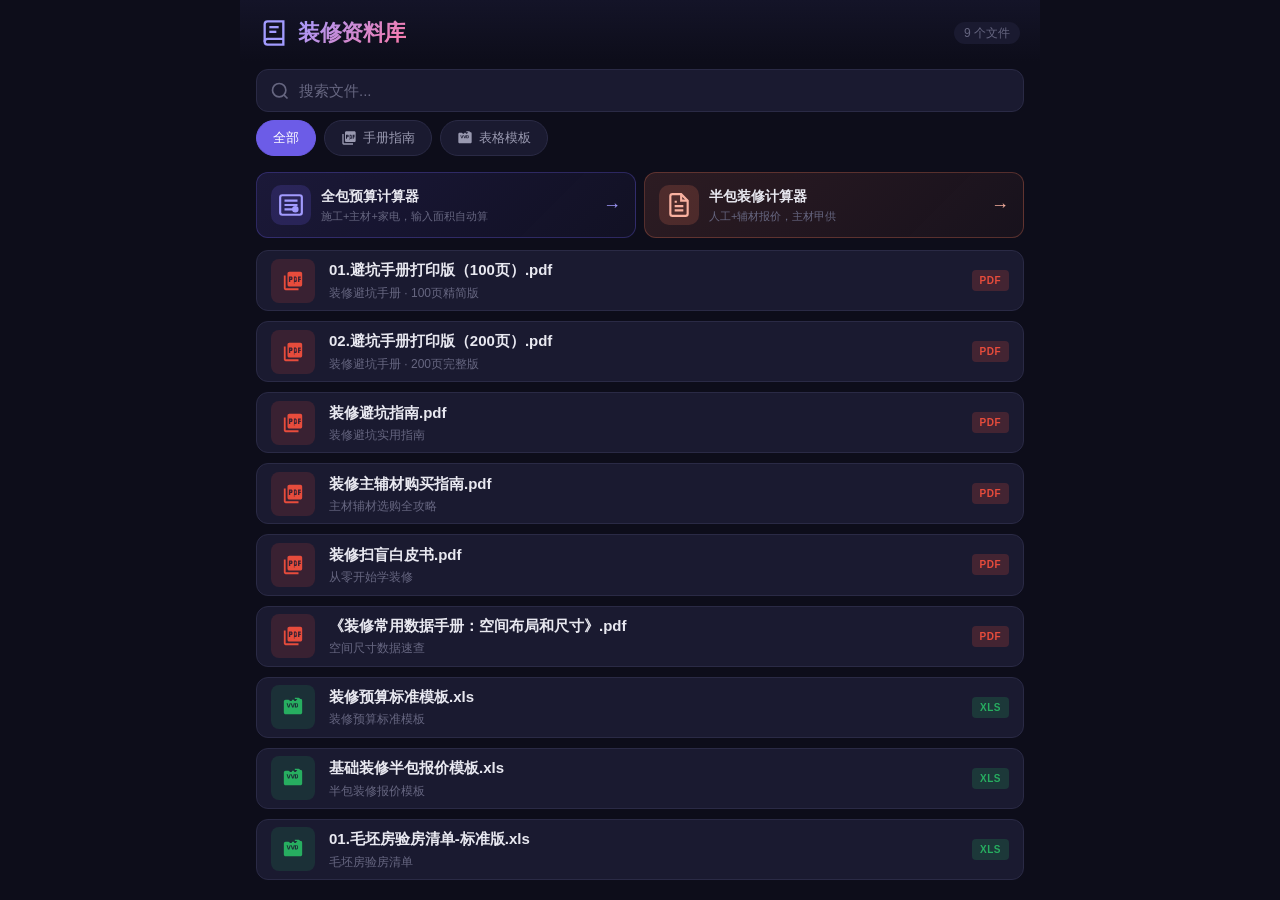
<file: index.html>
<!DOCTYPE html>
<html lang="zh-CN">
<head>
  <meta charset="UTF-8">
  <meta name="viewport" content="width=device-width, initial-scale=1.0, maximum-scale=1.0, user-scalable=no">
  <meta name="theme-color" content="#1a1a2e">
  <meta name="apple-mobile-web-app-capable" content="yes">
  <meta name="apple-mobile-web-app-status-bar-style" content="black-translucent">
  <title>装修资料库 - 沉浸式阅读</title>
  <link rel="manifest" href="manifest.json">
  <link rel="stylesheet" href="css/style.css">
</head>
<body>
  <div class="app-container">
    <!-- 顶部导航 -->
    <header class="header">
      <div class="header-inner">
        <div class="logo">
          <svg width="28" height="28" viewBox="0 0 24 24" fill="none" stroke="currentColor" stroke-width="2">
            <path d="M4 19.5A2.5 2.5 0 0 1 6.5 17H20"/>
            <path d="M6.5 2H20v20H6.5A2.5 2.5 0 0 1 4 19.5v-15A2.5 2.5 0 0 1 6.5 2z"/>
            <line x1="8" y1="7" x2="16" y2="7"/>
            <line x1="8" y1="11" x2="14" y2="11"/>
          </svg>
        </div>
        <h1>装修资料库</h1>
        <span class="file-count" id="fileCount"></span>
      </div>
    </header>

    <!-- 搜索栏 -->
    <div class="search-bar">
      <svg class="search-icon" width="20" height="20" viewBox="0 0 24 24" fill="none" stroke="currentColor" stroke-width="2">
        <circle cx="11" cy="11" r="8"/>
        <line x1="21" y1="21" x2="16.65" y2="16.65"/>
      </svg>
      <input type="text" id="searchInput" placeholder="搜索文件..." autocomplete="off">
    </div>

    <!-- 分类标签 -->
    <div class="filter-tabs" id="filterTabs">
      <button class="filter-tab active" data-type="all">全部</button>
      <button class="filter-tab" data-type="pdf">
        <svg width="16" height="16" viewBox="0 0 24 24" fill="currentColor"><path d="M20 2H8c-1.1 0-2 .9-2 2v12c0 1.1.9 2 2 2h12c1.1 0 2-.9 2-2V4c0-1.1-.9-2-2-2zm-8.5 7.5c0 .83-.67 1.5-1.5 1.5H9v2H7.5V7H10c.83 0 1.5.67 1.5 1.5v1zm5 2c0 .83-.67 1.5-1.5 1.5h-1.5v2H13V7h1.5c.83 0 1.5.67 1.5 1.5v3zm4-3H19v1h1.5V11H19v2h-1.5V7h3v1.5zM9 9.5h1v-1H9v1zM4 6H2v14c0 1.1.9 2 2 2h14v-2H4V6zm10 5.5h1v-3h-1v3z"/></svg>
        手册指南
      </button>
      <button class="filter-tab" data-type="xls">
        <svg width="16" height="16" viewBox="0 0 24 24" fill="currentColor"><path d="M21.17 3.25c.52.52.83 1.24.83 2.01V18c0 1.1-.9 2-2 2H4c-1.1 0-2-.9-2-2V6c0-1.1.9-2 2-2h3.18L9 5.5h1.5l.65-1.5h1.7l.65 1.5H15l1.76-2.25H14V2h4.25l1.92 1.25zM6.5 12.5H8L9.5 8 11 12.5h1.5L14 8h-1.25l-.75 3.5L10.5 8H8.5L7 11.5 6.25 8H5l1.5 4.5zM16 8h-2v4.5h2c.83 0 1.5-.67 1.5-1.5v-1.5c0-.83-.67-1.5-1.5-1.5zm.5 3c0 .28-.22.5-.5.5h-.75V8.5H16c.28 0 .5.22.5.5v2z"/></svg>
        表格模板
      </button>
    </div>

    <!-- 测算工具 -->
    <div class="tools-section">
      <div class="tools-grid">
        <a href="calculator-budget.html" class="tool-card budget">
          <div class="tool-icon">
            <svg width="26" height="26" viewBox="0 0 24 24" fill="none" stroke="currentColor" stroke-width="2">
              <rect x="2" y="3" width="20" height="18" rx="2"/>
              <line x1="6" y1="8" x2="18" y2="8"/>
              <line x1="6" y1="12" x2="18" y2="12"/>
              <line x1="6" y1="16" x2="14" y2="16"/>
              <circle cx="16" cy="16" r="2" fill="currentColor"/>
            </svg>
          </div>
          <div class="tool-info">
            <div class="tool-name">全包预算计算器</div>
            <div class="tool-desc">施工+主材+家电，输入面积自动算</div>
          </div>
          <span class="tool-arrow">&rarr;</span>
        </a>
        <a href="calculator-halfpack.html" class="tool-card halfpack">
          <div class="tool-icon">
            <svg width="26" height="26" viewBox="0 0 24 24" fill="none" stroke="currentColor" stroke-width="2">
              <path d="M14 2H6a2 2 0 0 0-2 2v16a2 2 0 0 0 2 2h12a2 2 0 0 0 2-2V8z"/>
              <polyline points="14 2 14 8 20 8"/>
              <line x1="16" y1="13" x2="8" y2="13"/>
              <line x1="16" y1="17" x2="8" y2="17"/>
              <polyline points="10 9 9 9 8 9"/>
            </svg>
          </div>
          <div class="tool-info">
            <div class="tool-name">半包装修计算器</div>
            <div class="tool-desc">人工+辅材报价，主材甲供</div>
          </div>
          <span class="tool-arrow">&rarr;</span>
        </a>
      </div>
    </div>

    <!-- 文件列表 -->
    <main class="bookshelf" id="bookshelf">
      <!-- JS 动态填充 -->
    </main>

    <!-- 空状态 -->
    <div class="empty-state" id="emptyState" style="display:none">
      <svg width="64" height="64" viewBox="0 0 24 24" fill="none" stroke="currentColor" stroke-width="1.5">
        <path d="M13 2H6a2 2 0 0 0-2 2v16a2 2 0 0 0 2 2h12a2 2 0 0 0 2-2V9z"/>
        <polyline points="13 2 13 9 20 9"/>
      </svg>
      <p>没有找到匹配的文件</p>
    </div>
  </div>

  <!-- 底部提示 -->
  <div class="install-prompt" id="installPrompt" style="display:none">
    <span>添加到桌面，随时随地翻阅</span>
    <button id="installBtn">添加</button>
    <button id="dismissBtn" class="dismiss">&times;</button>
  </div>

  <script src="js/app.js"></script>
</body>
</html>
</file>
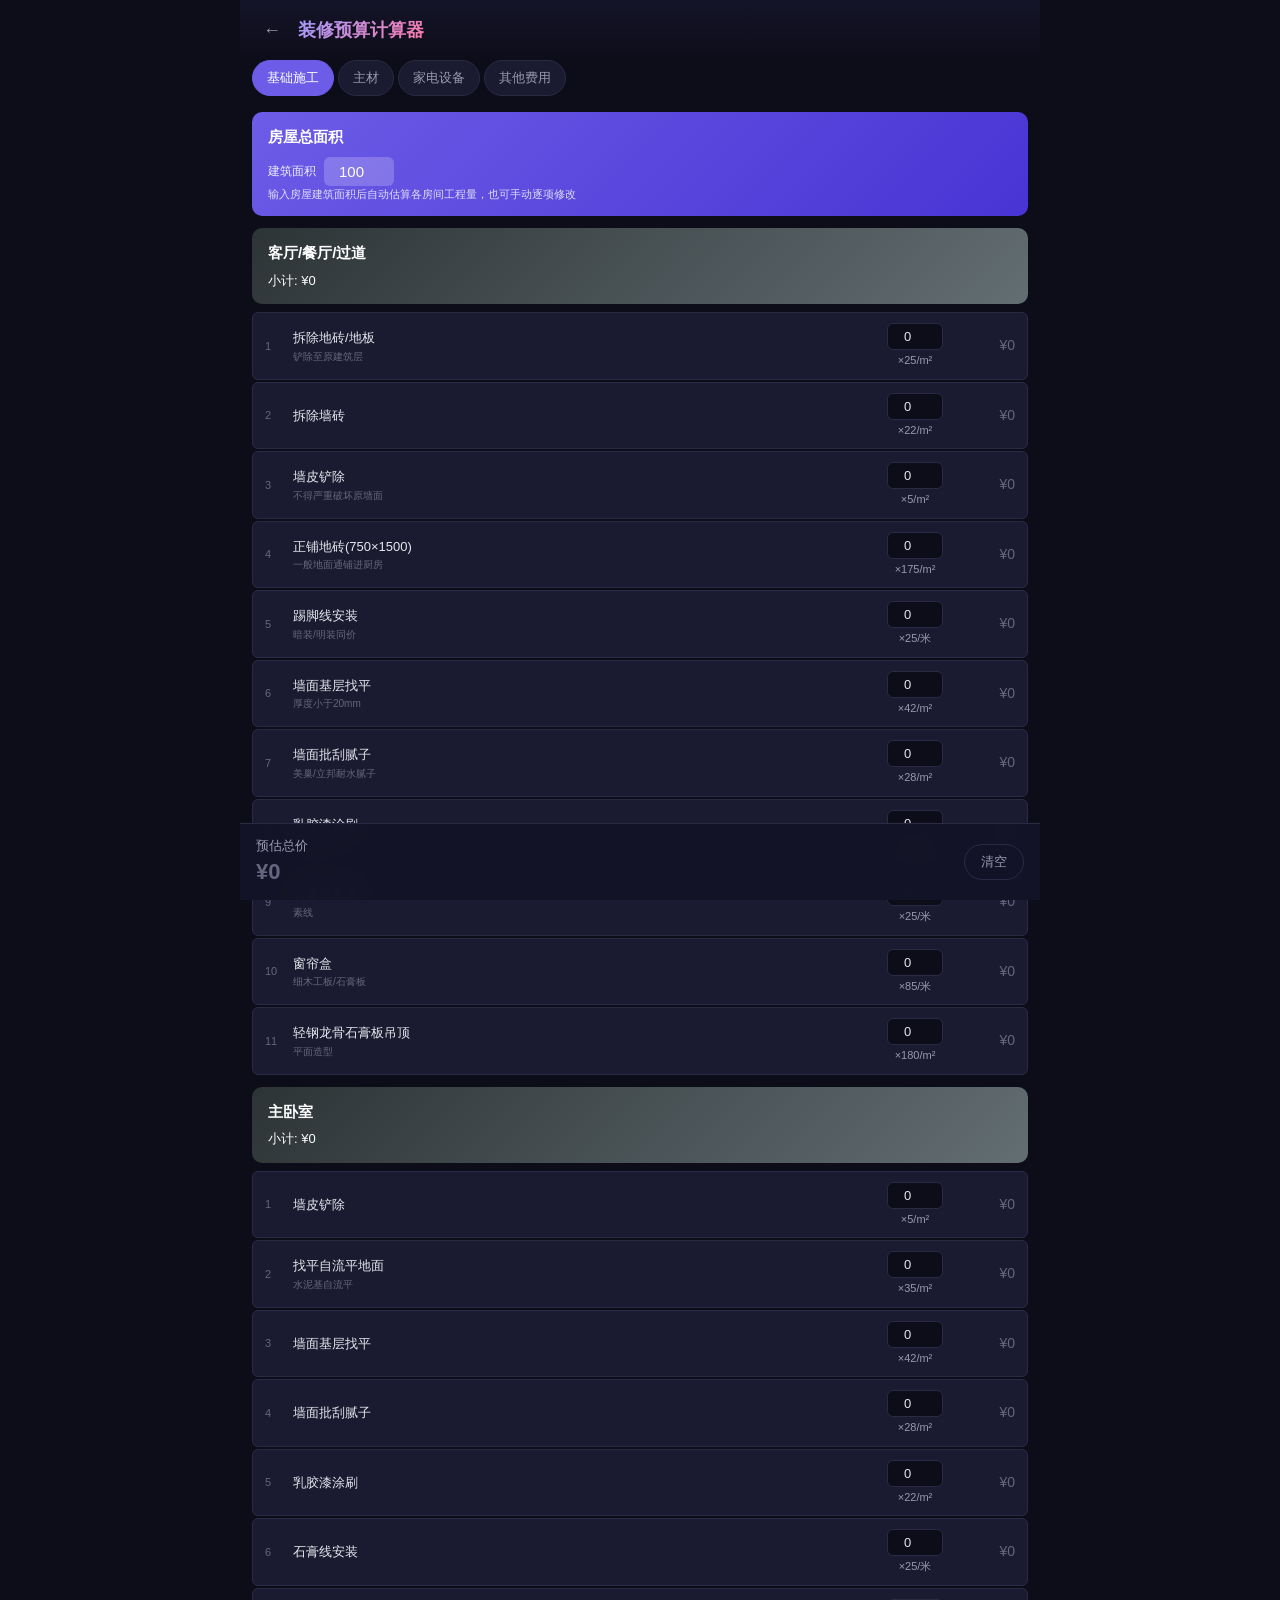
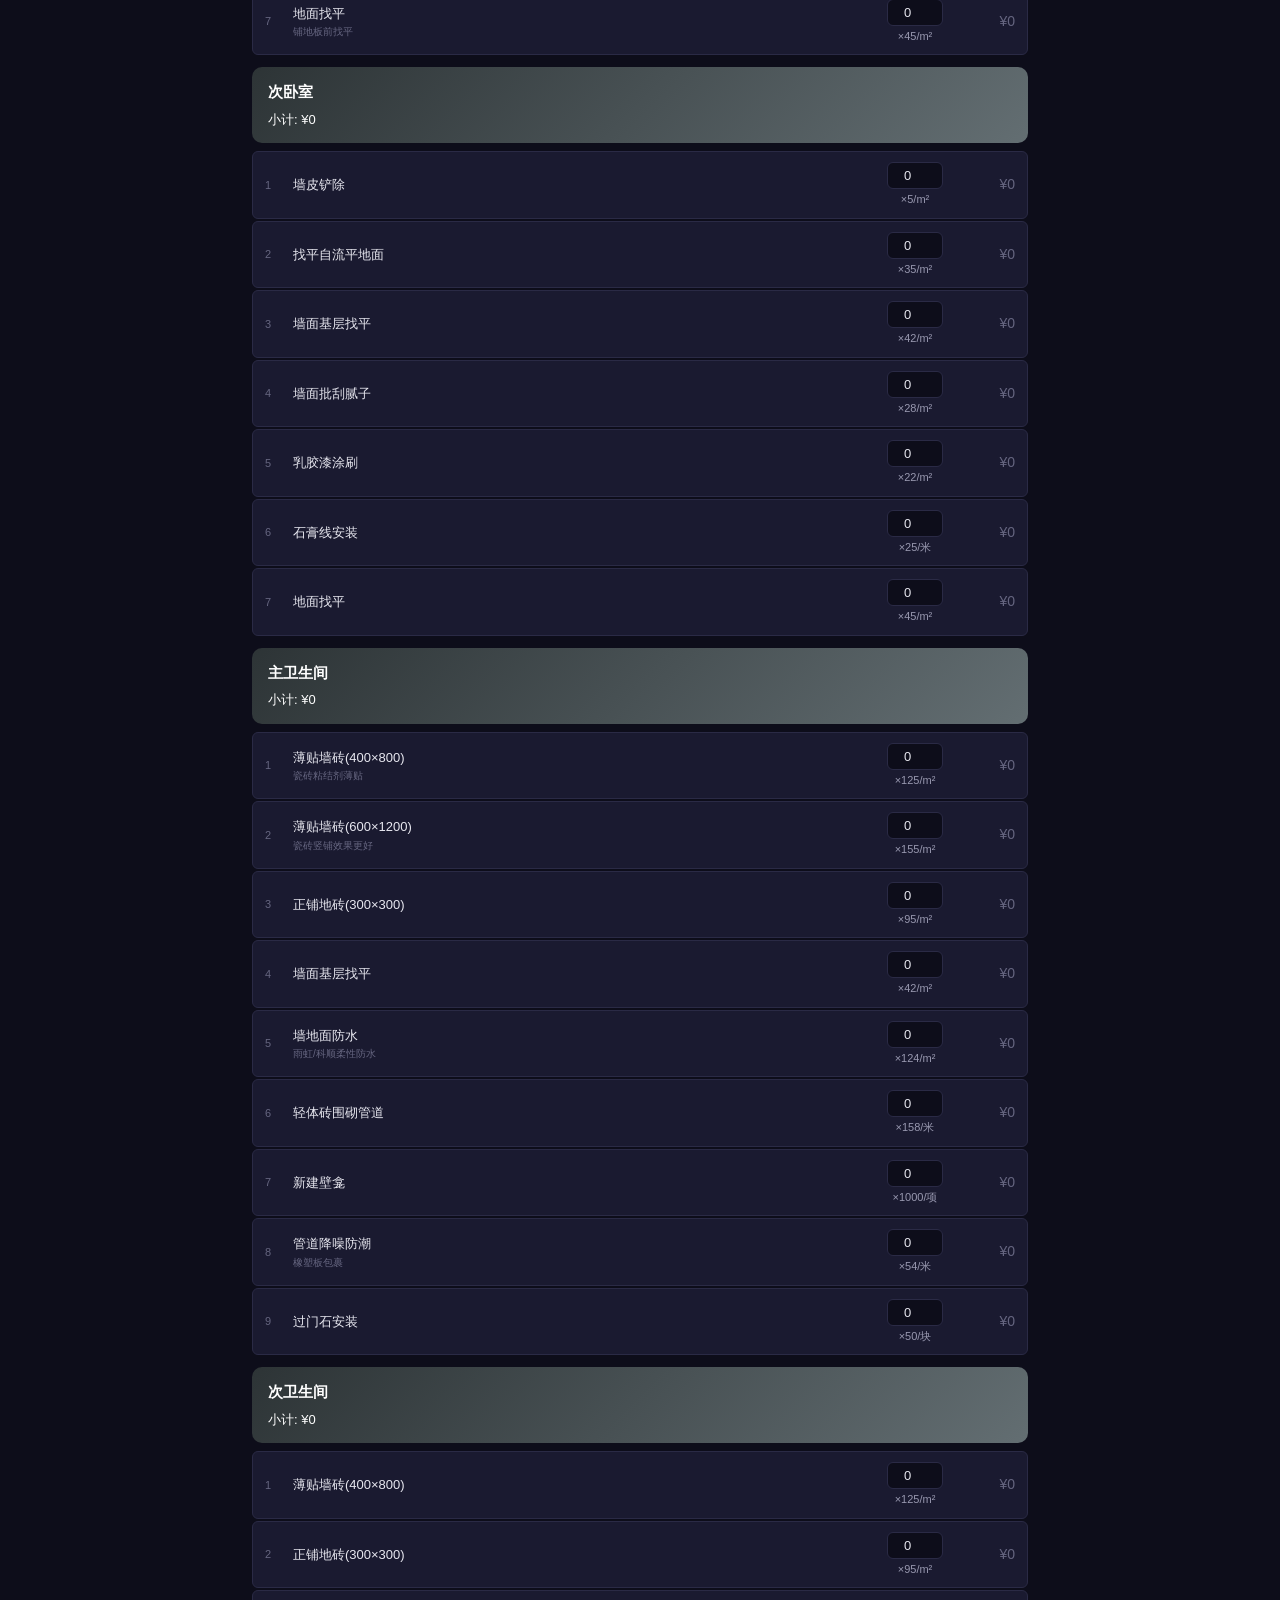
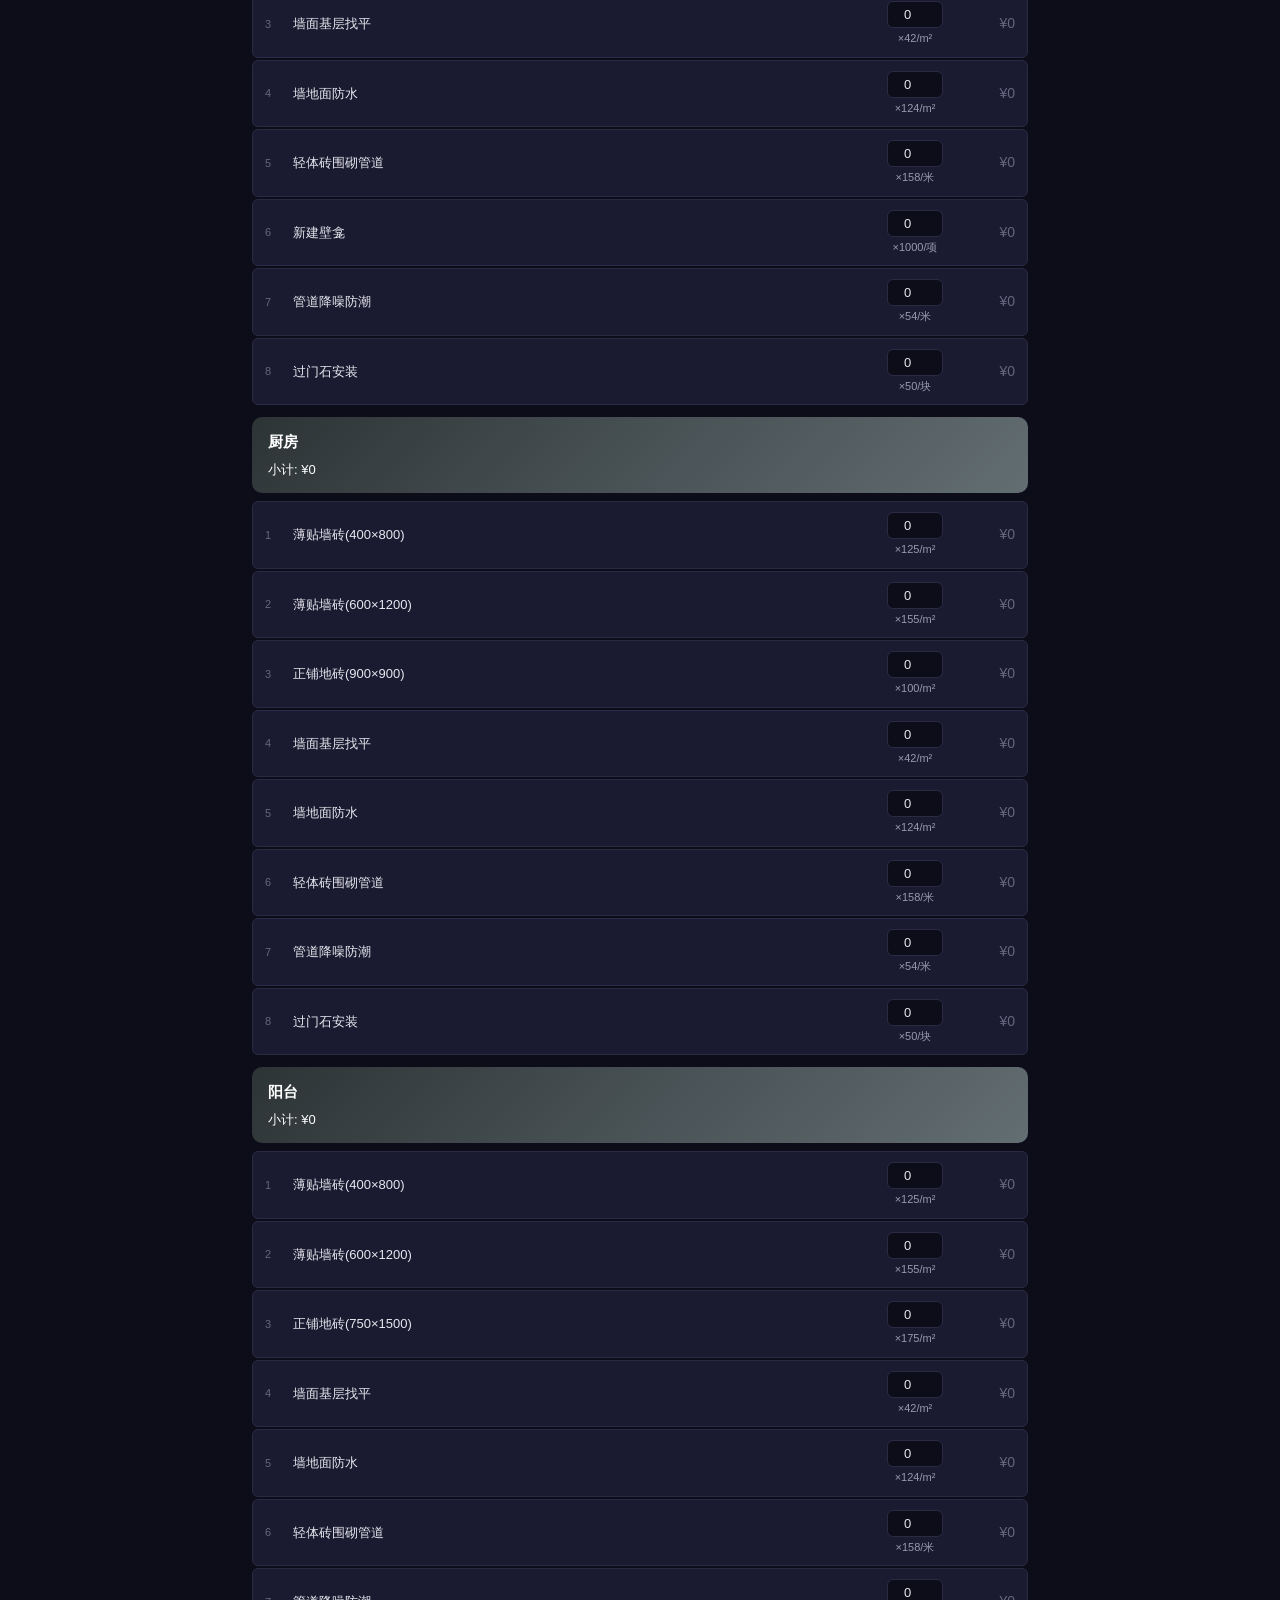
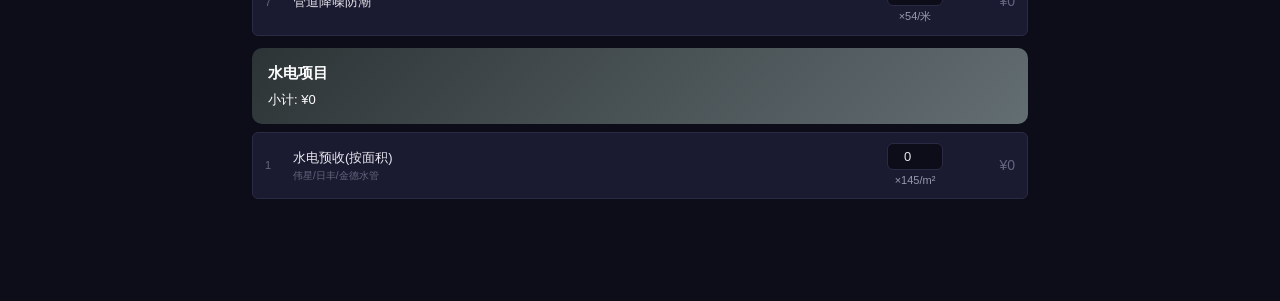
<file: calculator-budget.html>
<!DOCTYPE html>
<html lang="zh-CN">
<head>
<meta charset="UTF-8">
<meta name="viewport" content="width=device-width, initial-scale=1.0, maximum-scale=1.0, user-scalable=no">
<meta name="theme-color" content="#1a1a2e">
<title>装修预算计算器</title>
<style>
:root {
  --bg: #0d0d1a; --bg2: #141428; --card: #1a1a30; --cardHover: #222245;
  --text: #e8e8f0; --text2: #9999b0; --muted: #666680;
  --accent: #6c5ce7; --accent2: #a29bfe; --green: #00b894; --red: #e74c3c;
  --border: #2a2a45; --radius: 10px; --r2: 6px;
  --font: -apple-system, BlinkMacSystemFont, "PingFang SC", "Microsoft YaHei", sans-serif;
}
* { box-sizing: border-box; margin: 0; padding: 0; }
body { font-family: var(--font); background: var(--bg); color: var(--text); line-height: 1.5; -webkit-tap-highlight-color: transparent; }
.app { max-width: 800px; margin: 0 auto; min-height: 100dvh; display: flex; flex-direction: column; }

/* Header */
.header { display: flex; align-items: center; gap: 10px; padding: 14px 16px; background: linear-gradient(180deg, var(--bg2), var(--bg)); position: sticky; top: 0; z-index: 10; }
.header .back { width: 32px; height: 32px; border: none; border-radius: 50%; background: transparent; color: var(--text2); cursor: pointer; display: flex; align-items: center; justify-content: center; font-size: 18px; }
.header .back:active { background: rgba(255,255,255,0.1); color: #fff; }
.header h1 { font-size: 18px; font-weight: 700; background: linear-gradient(135deg, var(--accent2), #fd79a8); -webkit-background-clip: text; -webkit-text-fill-color: transparent; background-clip: text; }

/* Tabs */
.tabs { display: flex; gap: 4px; padding: 0 12px 8px; overflow-x: auto; scrollbar-width: none; }
.tabs::-webkit-scrollbar { display: none; }
.tab { padding: 8px 14px; border: 1px solid var(--border); border-radius: 20px; background: var(--card); color: var(--text2); font-size: 13px; cursor: pointer; white-space: nowrap; font-family: var(--font); transition: all 0.15s; }
.tab.active { background: var(--accent); border-color: var(--accent); color: #fff; }

/* Content */
.content { flex: 1; padding: 0 12px 100px; overflow-y: auto; }

/* Room Header */
.room-header { padding: 14px 16px; margin: 8px 0; background: linear-gradient(135deg, var(--accent), #4834d4); border-radius: var(--radius); color: #fff; }
.room-header h3 { font-size: 15px; margin-bottom: 4px; }
.room-header .hint { font-size: 11px; opacity: 0.8; }
.room-header .area-input { margin-top: 8px; display: flex; align-items: center; gap: 8px; }
.room-header .area-input label { font-size: 12px; opacity: 0.9; white-space: nowrap; }
.room-header .area-input input { width: 70px; padding: 6px 10px; border: none; border-radius: var(--r2); background: rgba(255,255,255,0.2); color: #fff; font-size: 15px; text-align: center; font-family: var(--font); outline: none; }
.room-header .area-input input::placeholder { color: rgba(255,255,255,0.5); }
.room-header .area-summary { font-size: 13px; margin-top: 6px; }

/* Item Row */
.item-row { display: flex; align-items: center; gap: 8px; padding: 10px 12px; margin: 2px 0; background: var(--card); border: 1px solid var(--border); border-radius: var(--r2); transition: background 0.15s; }
.item-row:hover { background: var(--cardHover); }
.item-row .seq { font-size: 11px; color: var(--muted); width: 20px; flex-shrink: 0; }
.item-row .name { flex: 1; font-size: 13px; min-width: 0; }
.item-row .name small { display: block; font-size: 10px; color: var(--muted); margin-top: 1px; }
.item-row .field { display: flex; flex-direction: column; align-items: center; gap: 2px; flex-shrink: 0; }
.item-row .field label { font-size: 9px; color: var(--muted); }
.item-row .field input { width: 56px; padding: 5px; border: 1px solid var(--border); border-radius: var(--r2); background: #0d0d1a; color: var(--text); font-size: 13px; text-align: center; font-family: var(--font); outline: none; transition: border-color 0.15s; }
.item-row .field input:focus { border-color: var(--accent); }
.item-row .field .unit-price { font-size: 11px; color: var(--text2); }
.item-row .subtotal { font-size: 14px; font-weight: 600; color: var(--accent2); min-width: 64px; text-align: right; flex-shrink: 0; }
.item-row .subtotal.zero { color: var(--muted); font-weight: 400; }

/* Bottom Bar */
.bottom-bar { position: fixed; bottom: 0; left: 0; right: 0; max-width: 800px; margin: 0 auto; padding: 12px 16px; background: rgba(20,20,40,0.97); backdrop-filter: blur(12px); border-top: 1px solid var(--border); display: flex; align-items: center; justify-content: space-between; z-index: 20; }
.bottom-bar .total-label { font-size: 13px; color: var(--text2); }
.bottom-bar .total-amount { font-size: 22px; font-weight: 700; background: linear-gradient(135deg, #00b894, #00cec9); -webkit-background-clip: text; -webkit-text-fill-color: transparent; background-clip: text; }
.bottom-bar .total-amount.zero { background: none; -webkit-text-fill-color: var(--muted); }
.bottom-bar .actions { display: flex; gap: 8px; }
.bottom-bar button { padding: 8px 16px; border: 1px solid var(--border); border-radius: 20px; font-size: 13px; cursor: pointer; font-family: var(--font); transition: all 0.15s; }
.btn-reset { background: transparent; color: var(--text2); }
.btn-reset:active { background: rgba(255,255,255,0.05); }
.btn-save { background: var(--accent); color: #fff; border-color: var(--accent); }
.btn-save:active { opacity: 0.8; }

/* Section Title */
.section-title { font-size: 13px; font-weight: 600; color: var(--accent2); padding: 12px 4px 4px; margin-top: 8px; border-bottom: 1px solid var(--border); margin-bottom: 4px; }

.empty-hint { text-align: center; padding: 24px; color: var(--muted); font-size: 13px; }

@media (max-width: 480px) {
  .item-row { padding: 8px; gap: 4px; }
  .item-row .name { font-size: 12px; }
  .item-row .field input { width: 48px; font-size: 12px; padding: 4px; }
  .item-row .subtotal { font-size: 13px; min-width: 52px; }
}
</style>
</head>
<body>
<div class="app">
  <div class="header">
    <button class="back" onclick="history.back()">&larr;</button>
    <h1>装修预算计算器</h1>
  </div>

  <div class="tabs">
    <button class="tab active" data-tab="construction">基础施工</button>
    <button class="tab" data-tab="materials">主材</button>
    <button class="tab" data-tab="appliances">家电设备</button>
    <button class="tab" data-tab="other">其他费用</button>
  </div>

  <div class="content" id="content"></div>

  <div class="bottom-bar">
    <div>
      <div class="total-label">预估总价</div>
      <div class="total-amount zero" id="grandTotal">¥0</div>
    </div>
    <div class="actions">
      <button class="btn-reset" id="btnReset">清空</button>
    </div>
  </div>
</div>

<script>
(function() {
  'use strict';
  var STORAGE_KEY = 'zx_budget_calc';

  // ===== 数据定义 (来自模板) =====
  var constructionData = {
    living: { name: '客厅/餐厅/过道', items: [
      {name:'拆除地砖/地板', unit:'m²', price:25, hint:'铲除至原建筑层'},
      {name:'拆除墙砖', unit:'m²', price:22, hint:''},
      {name:'墙皮铲除', unit:'m²', price:5, hint:'不得严重破坏原墙面'},
      {name:'正铺地砖(750×1500)', unit:'m²', price:175, hint:'一般地面通铺进厨房'},
      {name:'踢脚线安装', unit:'米', price:25, hint:'暗装/明装同价'},
      {name:'墙面基层找平', unit:'m²', price:42, hint:'厚度小于20mm'},
      {name:'墙面批刮腻子', unit:'m²', price:28, hint:'美巢/立邦耐水腻子'},
      {name:'乳胶漆涂刷', unit:'m²', price:22, hint:'一底两面'},
      {name:'石膏线安装', unit:'米', price:25, hint:'素线'},
      {name:'窗帘盒', unit:'米', price:85, hint:'细木工板/石膏板'},
      {name:'轻钢龙骨石膏板吊顶', unit:'m²', price:180, hint:'平面造型'},
    ]},
    masterRoom: { name: '主卧室', items: [
      {name:'墙皮铲除', unit:'m²', price:5},
      {name:'找平自流平地面', unit:'m²', price:35, hint:'水泥基自流平'},
      {name:'墙面基层找平', unit:'m²', price:42},
      {name:'墙面批刮腻子', unit:'m²', price:28},
      {name:'乳胶漆涂刷', unit:'m²', price:22},
      {name:'石膏线安装', unit:'米', price:25},
      {name:'地面找平', unit:'m²', price:45, hint:'铺地板前找平'},
    ]},
    room2: { name: '次卧室', items: [
      {name:'墙皮铲除', unit:'m²', price:5},
      {name:'找平自流平地面', unit:'m²', price:35},
      {name:'墙面基层找平', unit:'m²', price:42},
      {name:'墙面批刮腻子', unit:'m²', price:28},
      {name:'乳胶漆涂刷', unit:'m²', price:22},
      {name:'石膏线安装', unit:'米', price:25},
      {name:'地面找平', unit:'m²', price:45},
    ]},
    mainBath: { name: '主卫生间', items: [
      {name:'薄贴墙砖(400×800)', unit:'m²', price:125, hint:'瓷砖粘结剂薄贴'},
      {name:'薄贴墙砖(600×1200)', unit:'m²', price:155, hint:'瓷砖竖铺效果更好'},
      {name:'正铺地砖(300×300)', unit:'m²', price:95},
      {name:'墙面基层找平', unit:'m²', price:42},
      {name:'墙地面防水', unit:'m²', price:124, hint:'雨虹/科顺柔性防水'},
      {name:'轻体砖围砌管道', unit:'米', price:158},
      {name:'新建壁龛', unit:'项', price:1000},
      {name:'管道降噪防潮', unit:'米', price:54, hint:'橡塑板包裹'},
      {name:'过门石安装', unit:'块', price:50},
    ]},
    subBath: { name: '次卫生间', items: [
      {name:'薄贴墙砖(400×800)', unit:'m²', price:125},
      {name:'正铺地砖(300×300)', unit:'m²', price:95},
      {name:'墙面基层找平', unit:'m²', price:42},
      {name:'墙地面防水', unit:'m²', price:124},
      {name:'轻体砖围砌管道', unit:'米', price:158},
      {name:'新建壁龛', unit:'项', price:1000},
      {name:'管道降噪防潮', unit:'米', price:54},
      {name:'过门石安装', unit:'块', price:50},
    ]},
    kitchen: { name: '厨房', items: [
      {name:'薄贴墙砖(400×800)', unit:'m²', price:125},
      {name:'薄贴墙砖(600×1200)', unit:'m²', price:155},
      {name:'正铺地砖(900×900)', unit:'m²', price:100},
      {name:'墙面基层找平', unit:'m²', price:42},
      {name:'墙地面防水', unit:'m²', price:124},
      {name:'轻体砖围砌管道', unit:'米', price:158},
      {name:'管道降噪防潮', unit:'米', price:54},
      {name:'过门石安装', unit:'块', price:50},
    ]},
    balcony: { name: '阳台', items: [
      {name:'薄贴墙砖(400×800)', unit:'m²', price:125},
      {name:'薄贴墙砖(600×1200)', unit:'m²', price:155},
      {name:'正铺地砖(750×1500)', unit:'m²', price:175},
      {name:'墙面基层找平', unit:'m²', price:42},
      {name:'墙地面防水', unit:'m²', price:124},
      {name:'轻体砖围砌管道', unit:'米', price:158},
      {name:'管道降噪防潮', unit:'米', price:54},
    ]},
    electricity: { name: '水电项目', items: [
      {name:'水电预收(按面积)', unit:'m²', price:145, hint:'伟星/日丰/金德水管'},
    ]},
  };

  var materialsData = [
    {name:'地板', unit:'m²', price:200},
    {name:'大地砖', unit:'片', price:100},
    {name:'墙砖', unit:'片', price:20},
    {name:'小地砖', unit:'片', price:15},
    {name:'集成吊顶', unit:'m²', price:200},
    {name:'浴霸', unit:'台', price:800},
    {name:'过门石', unit:'m²', price:80},
    {name:'飘窗石', unit:'m²', price:380},
    {name:'窗台石', unit:'m²', price:1000},
    {name:'木门', unit:'樘', price:1800},
    {name:'窗套', unit:'米', price:200},
    {name:'垭口', unit:'米', price:230},
    {name:'橱柜', unit:'米', price:7000},
    {name:'地漏', unit:'个', price:185},
    {name:'开关面板(50个/套)', unit:'套', price:1200},
    {name:'晾衣架', unit:'套', price:1599},
    {name:'卫浴(马桶+花洒+浴室柜)', unit:'套', price:8000, hint:'含主卫一套'},
    {name:'衣柜定制', unit:'m²', price:1500, hint:'按投影面积'},
    {name:'美缝', unit:'m²', price:35},
  ];

  var appliancesData = [
    {name:'烟机灶具', unit:'套', price:6000, room:'厨房'},
    {name:'洗碗机', unit:'台', price:6000, room:'厨房'},
    {name:'冰箱', unit:'台', price:5000, room:'厨房'},
    {name:'管线机', unit:'台', price:2500, room:'厨房'},
    {name:'投影仪', unit:'台', price:5000, room:'客厅'},
    {name:'音响', unit:'套', price:2500, room:'客厅'},
    {name:'洗地机', unit:'台', price:2500, room:'客厅'},
    {name:'电动晾衣架', unit:'套', price:2000, room:'客厅'},
    {name:'灯具(全屋)', unit:'套', price:3000, room:'客厅'},
    {name:'电视', unit:'台', price:12000, room:'客厅'},
    {name:'洗衣机+烘干机', unit:'套', price:15000, room:'卫生间'},
    {name:'电吹风', unit:'个', price:500, room:'卫生间'},
    {name:'浴霸', unit:'台', price:800, room:'卫生间'},
    {name:'电热毛巾架', unit:'个', price:500, room:'卫生间'},
    {name:'热水器', unit:'台', price:3000, room:'卫生间'},
    {name:'新风系统', unit:'套', price:15000, room:'全屋'},
    {name:'中央空调', unit:'套', price:45000, room:'全屋'},
    {name:'前置过滤器', unit:'个', price:800, room:'全屋'},
    {name:'净水设备', unit:'套', price:5000, room:'全屋'},
    {name:'智能门锁', unit:'个', price:2500, room:'全屋'},
  ];

  var otherData = [
    {name:'成品保护', unit:'m²', price:15, hint:'门/窗户/地砖/燃气表'},
    {name:'材料搬运费', unit:'m²', price:10, hint:'每层另加200元'},
    {name:'垃圾清理(三居)', unit:'项', price:460},
    {name:'拆除砖墙体', unit:'m²', price:80, hint:'非承重墙'},
    {name:'新建墙体', unit:'m²', price:210, hint:'红机砖+双面抹灰'},
  ];

  var activeTab = 'construction';
  var dataState = {};

  // ===== Init =====
  function init() {
    loadState();
    bindTabs();
    bindReset();
    renderTab();
    updateTotal();
  }

  function loadState() {
    try {
      var saved = localStorage.getItem(STORAGE_KEY);
      if (saved) dataState = JSON.parse(saved);
    } catch(e) { dataState = {}; }
  }

  function saveState() {
    try { localStorage.setItem(STORAGE_KEY, JSON.stringify(dataState)); } catch(e) {}
  }

  function getQty(key, def) {
    return dataState[key] !== undefined ? dataState[key] : def;
  }

  function setQty(key, val) {
    var n = parseFloat(val);
    if (isNaN(n) || n < 0) n = 0;
    dataState[key] = n;
    saveState();
    updateTotal();
  }

  function calcSubtotal(key, price, qty) {
    var q = getQty(key, qty);
    return q * price;
  }

  function fmtMoney(n) { return '¥' + n.toLocaleString('zh-CN'); }

  function fmti(n) { return n ? n.toLocaleString('zh-CN') : '0'; }

  // ===== Tabs =====
  function bindTabs() {
    document.querySelectorAll('.tab').forEach(function(t) {
      t.addEventListener('click', function() {
        document.querySelectorAll('.tab').forEach(function(x) { x.classList.remove('active'); });
        t.classList.add('active');
        activeTab = t.dataset.tab;
        renderTab();
      });
    });
  }

  function bindReset() {
    document.getElementById('btnReset').addEventListener('click', function() {
      if (confirm('确定要清空所有数据吗？')) {
        dataState = {};
        saveState();
        renderTab();
        updateTotal();
      }
    });
  }

  function renderTab() {
    var container = document.getElementById('content');
    var html = '';

    if (activeTab === 'construction') {
      html = renderConstruction();
    } else if (activeTab === 'materials') {
      html = renderMaterials();
    } else if (activeTab === 'appliances') {
      html = renderAppliances();
    } else if (activeTab === 'other') {
      html = renderOther();
    }

    container.innerHTML = html;
    bindInputs();
  }

  // ===== Render Construction =====
  function renderConstruction() {
    var html = '';
    var roomKeys = Object.keys(constructionData);
    var globalArea = getQty('global_area', 100);

    html += '<div class="room-header">';
    html += '<h3>房屋总面积</h3>';
    html += '<div class="area-input"><label>建筑面积</label><input id="input_global_area" type="number" value="' + fmti(globalArea) + '" min="0" step="1" placeholder="m²"></div>';
    html += '<div class="hint">输入房屋建筑面积后自动估算各房间工程量，也可手动逐项修改</div>';
    html += '</div>';

    roomKeys.forEach(function(rk) {
      var room = constructionData[rk];
      var roomTotal = 0;
      room.items.forEach(function(item, i) {
        var key = 'c_' + rk + '_' + i;
        var qty = getQty(key, 0);
        roomTotal += qty * item.price;
      });

      html += '<div class="room-header" style="background:linear-gradient(135deg,#2d3436,#636e72);margin-top:12px;">';
      html += '<h3>' + room.name + '</h3>';
      html += '<div class="area-summary">小计: ' + fmtMoney(roomTotal) + '</div>';
      html += '</div>';

      room.items.forEach(function(item, i) {
        var key = 'c_' + rk + '_' + i;
        var qty = getQty(key, 0);
        var sub = qty * item.price;
        html += '<div class="item-row">';
        html += '<span class="seq">' + (i + 1) + '</span>';
        html += '<div class="name">' + item.name + (item.hint ? '<small>' + item.hint + '</small>' : '') + '</div>';
        html += '<div class="field"><input data-key="' + key + '" type="number" value="' + fmti(qty) + '" min="0" step="1" placeholder="0" style="width:56px"><span class="unit-price">×' + item.price + '/' + item.unit + '</span></div>';
        html += '<div class="subtotal' + (sub === 0 ? ' zero' : '') + '">' + (sub > 0 ? fmtMoney(sub) : '¥0') + '</div>';
        html += '</div>';
      });
    });

    return html;
  }

  // ===== Render Materials =====
  function renderMaterials() {
    var html = '';
    html += '<div class="room-header"><h3>主材费用</h3><div class="hint">填入所需数量，自动计算金额。单价为市场参考价，可按实际调整。</div></div>';

    materialsData.forEach(function(item, i) {
      var key = 'm_' + i;
      var qty = getQty(key, 0);
      var sub = qty * item.price;
      html += '<div class="item-row">';
      html += '<span class="seq">' + (i + 1) + '</span>';
      html += '<div class="name">' + item.name + '</div>';
      html += '<div class="field"><input data-key="' + key + '" type="number" value="' + fmti(qty) + '" min="0" step="1" placeholder="0"><span class="unit-price">×' + item.price + '/' + item.unit + '</span></div>';
      html += '<div class="subtotal' + (sub === 0 ? ' zero' : '') + '">' + (sub > 0 ? fmtMoney(sub) : '¥0') + '</div>';
      html += '</div>';
    });

    return html;
  }

  // ===== Render Appliances =====
  function renderAppliances() {
    var html = '';
    html += '<div class="room-header"><h3>家电设备</h3><div class="hint">按空间分组，填入数量自动计算。参考价含安装费。</div></div>';

    var currentRoom = '';
    appliancesData.forEach(function(item, i) {
      if (item.room !== currentRoom) {
        currentRoom = item.room;
        html += '<div class="section-title">' + currentRoom + '设备</div>';
      }
      var key = 'a_' + i;
      var qty = getQty(key, 0);
      var sub = qty * item.price;
      html += '<div class="item-row">';
      html += '<span class="seq">' + (i + 1) + '</span>';
      html += '<div class="name">' + item.name + '</div>';
      html += '<div class="field"><input data-key="' + key + '" type="number" value="' + fmti(qty) + '" min="0" step="1" placeholder="0"><span class="unit-price">×' + item.price + '/' + item.unit + '</span></div>';
      html += '<div class="subtotal' + (sub === 0 ? ' zero' : '') + '">' + (sub > 0 ? fmtMoney(sub) : '¥0') + '</div>';
      html += '</div>';
    });

    return html;
  }

  // ===== Render Other =====
  function renderOther() {
    var html = '';
    html += '<div class="room-header"><h3>其他费用</h3><div class="hint">成品保护、材料搬运、垃圾清运、拆改等杂项费用。</div></div>';

    otherData.forEach(function(item, i) {
      var key = 'o_' + i;
      var qty = getQty(key, 0);
      var sub = qty * item.price;
      html += '<div class="item-row">';
      html += '<span class="seq">' + (i + 1) + '</span>';
      html += '<div class="name">' + item.name + (item.hint ? '<small>' + item.hint + '</small>' : '') + '</div>';
      html += '<div class="field"><input data-key="' + key + '" type="number" value="' + fmti(qty) + '" min="0" step="1" placeholder="0"><span class="unit-price">×' + item.price + '/' + item.unit + '</span></div>';
      html += '<div class="subtotal' + (sub === 0 ? ' zero' : '') + '">' + (sub > 0 ? fmtMoney(sub) : '¥0') + '</div>';
      html += '</div>';
    });

    return html;
  }

  // ===== Bind Inputs =====
  function bindInputs() {
    document.querySelectorAll('input[data-key]').forEach(function(inp) {
      inp.addEventListener('input', function() {
        var key = inp.dataset.key;
        setQty(key, inp.value);

        if (key === 'global_area') {
          autoFillConstruction();
        }

        // Update this row's subtotal
        updateRowSubtotal(inp);
        updateTotal();
      });
      inp.addEventListener('focus', function() { inp.select(); });
    });
  }

  function autoFillConstruction() {
    var area = getQty('global_area', 100);
    // 自动估算各区域面积和工程量
    var ratios = {
      living: { area: Math.round(area * 0.35), floor: 1.0, wall: 2.5, plaster: 1.2, tile75: 1.0, curtain: 1, ceiling: 0.6 },
      masterRoom: { area: Math.round(area * 0.18), floor: 1.0, wall: 2.5 },
      room2: { area: Math.round(area * 0.14), floor: 1.0, wall: 2.5 },
      mainBath: { area: 5, floor: 5, wall: 22, pipe: 1, niche: 1, doorStone: 1, waterproofFloor: 5, waterproofWall: 12 },
      subBath: { area: 4, floor: 4, wall: 18, pipe: 1, niche: 0, doorStone: 1, waterproofFloor: 4, waterproofWall: 10 },
      kitchen: { area: 7, floor: 7, wall: 25, pipe: 1, doorStone: 1, waterproofFloor: 7, waterproofWall: 5 },
      balcony: { area: 4, floor: 4, wall: 12, pipe: 0, waterproofFloor: 4, waterproofWall: 5 },
      electricity: { area: area },
    };

    // Auto-fill only if values are currently 0 (don't override manual entries)
    Object.keys(ratios).forEach(function(rk) {
      var r = ratios[rk];
      var items = constructionData[rk].items;
      items.forEach(function(item, i) {
        var key = 'c_' + rk + '_' + i;
        if (getQty(key, 0) === 0) {
          var auto = 0;
          if (item.name.indexOf('拆除地砖') !== -1 || item.name.indexOf('地面找平') !== -1 || item.name.indexOf('自流平') !== -1) auto = Math.round(r.floor || r.area);
          else if (item.name.indexOf('墙皮铲除') !== -1) auto = Math.round(r.wall || (r.area * 2.5));
          else if (item.name.indexOf('正铺地砖') !== -1 || item.name.indexOf('踢脚线') !== -1) auto = Math.round(r.floor || r.area);
          else if (item.name.indexOf('基层找平') !== -1) auto = Math.round(r.wall || (r.area * 2.5));
          else if (item.name.indexOf('腻子') !== -1 || item.name.indexOf('乳胶漆') !== -1) auto = Math.round(r.wall || (r.area * 2.5));
          else if (item.name.indexOf('石膏线') !== -1) auto = Math.round((r.area || 15) * 0.8);
          else if (item.name.indexOf('窗帘盒') !== -1) auto = r.curtain || 0;
          else if (item.name.indexOf('吊顶') !== -1) auto = Math.round(r.ceiling || 0);
          else if (item.name.indexOf('薄贴墙砖') !== -1 && item.name.indexOf('600×1200') !== -1) auto = Math.round(r.wall * 0.4 || 8);
          else if (item.name.indexOf('薄贴墙砖') !== -1) auto = Math.round(r.wall * 0.6 || 14);
          else if (item.name.indexOf('防水') !== -1) auto = Math.round((r.waterproofFloor || 5) + (r.waterproofWall || 10));
          else if (item.name.indexOf('围砌管道') !== -1) auto = r.pipe || 0;
          else if (item.name.indexOf('壁龛') !== -1) auto = r.niche || 0;
          else if (item.name.indexOf('降噪') !== -1) auto = r.pipe ? r.pipe * 3 : 0;
          else if (item.name.indexOf('过门石') !== -1) auto = r.doorStone || 0;
          else if (item.name.indexOf('水电预收') !== -1) auto = r.area || 100;

          if (auto > 0) {
            dataState[key] = auto;
          }
        }
      });
    });
    saveState();
  }

  function updateRowSubtotal(inp) {
    var row = inp.closest('.item-row');
    if (!row) return;
    var key = inp.dataset.key;
    var priceEl = row.querySelector('.unit-price');
    var subEl = row.querySelector('.subtotal');
    if (!priceEl || !subEl) return;
    var priceMatch = priceEl.textContent.match(/×(\d+)/);
    if (!priceMatch) return;
    var price = parseInt(priceMatch[1]);
    var qty = getQty(key, 0);
    var sub = qty * price;
    subEl.textContent = sub > 0 ? fmtMoney(sub) : '¥0';
    subEl.className = 'subtotal' + (sub === 0 ? ' zero' : '');

    // Update room header subtotal
    updateRoomTotals();
  }

  function updateRoomTotals() {
    if (activeTab !== 'construction') return;
    var roomKeys = Object.keys(constructionData);
    document.querySelectorAll('.room-header').forEach(function(header, idx) {
      if (idx === 0) return; // skip global area header
      var ri = idx - 1;
      if (ri >= roomKeys.length) return;
      var rk = roomKeys[ri];
      var items = constructionData[rk].items;
      var total = 0;
      items.forEach(function(item, i) {
        total += getQty('c_' + rk + '_' + i, 0) * item.price;
      });
      var summaryEl = header.querySelector('.area-summary');
      if (summaryEl) summaryEl.textContent = '小计: ' + fmtMoney(total);
    });
  }

  // ===== Total =====
  function updateTotal() {
    var total = 0;

    // Construction
    Object.keys(constructionData).forEach(function(rk) {
      constructionData[rk].items.forEach(function(item, i) {
        total += calcSubtotal('c_' + rk + '_' + i, item.price, 0);
      });
    });

    // Materials
    materialsData.forEach(function(item, i) {
      total += calcSubtotal('m_' + i, item.price, 0);
    });

    // Appliances
    appliancesData.forEach(function(item, i) {
      total += calcSubtotal('a_' + i, item.price, 0);
    });

    // Other
    otherData.forEach(function(item, i) {
      total += calcSubtotal('o_' + i, item.price, 0);
    });

    var el = document.getElementById('grandTotal');
    el.textContent = total > 0 ? fmtMoney(total) : '¥0';
    el.className = 'total-amount' + (total === 0 ? ' zero' : '');
  }

  // ===== Start =====
  init();
})();
</script>
</body>
</html>
</file>
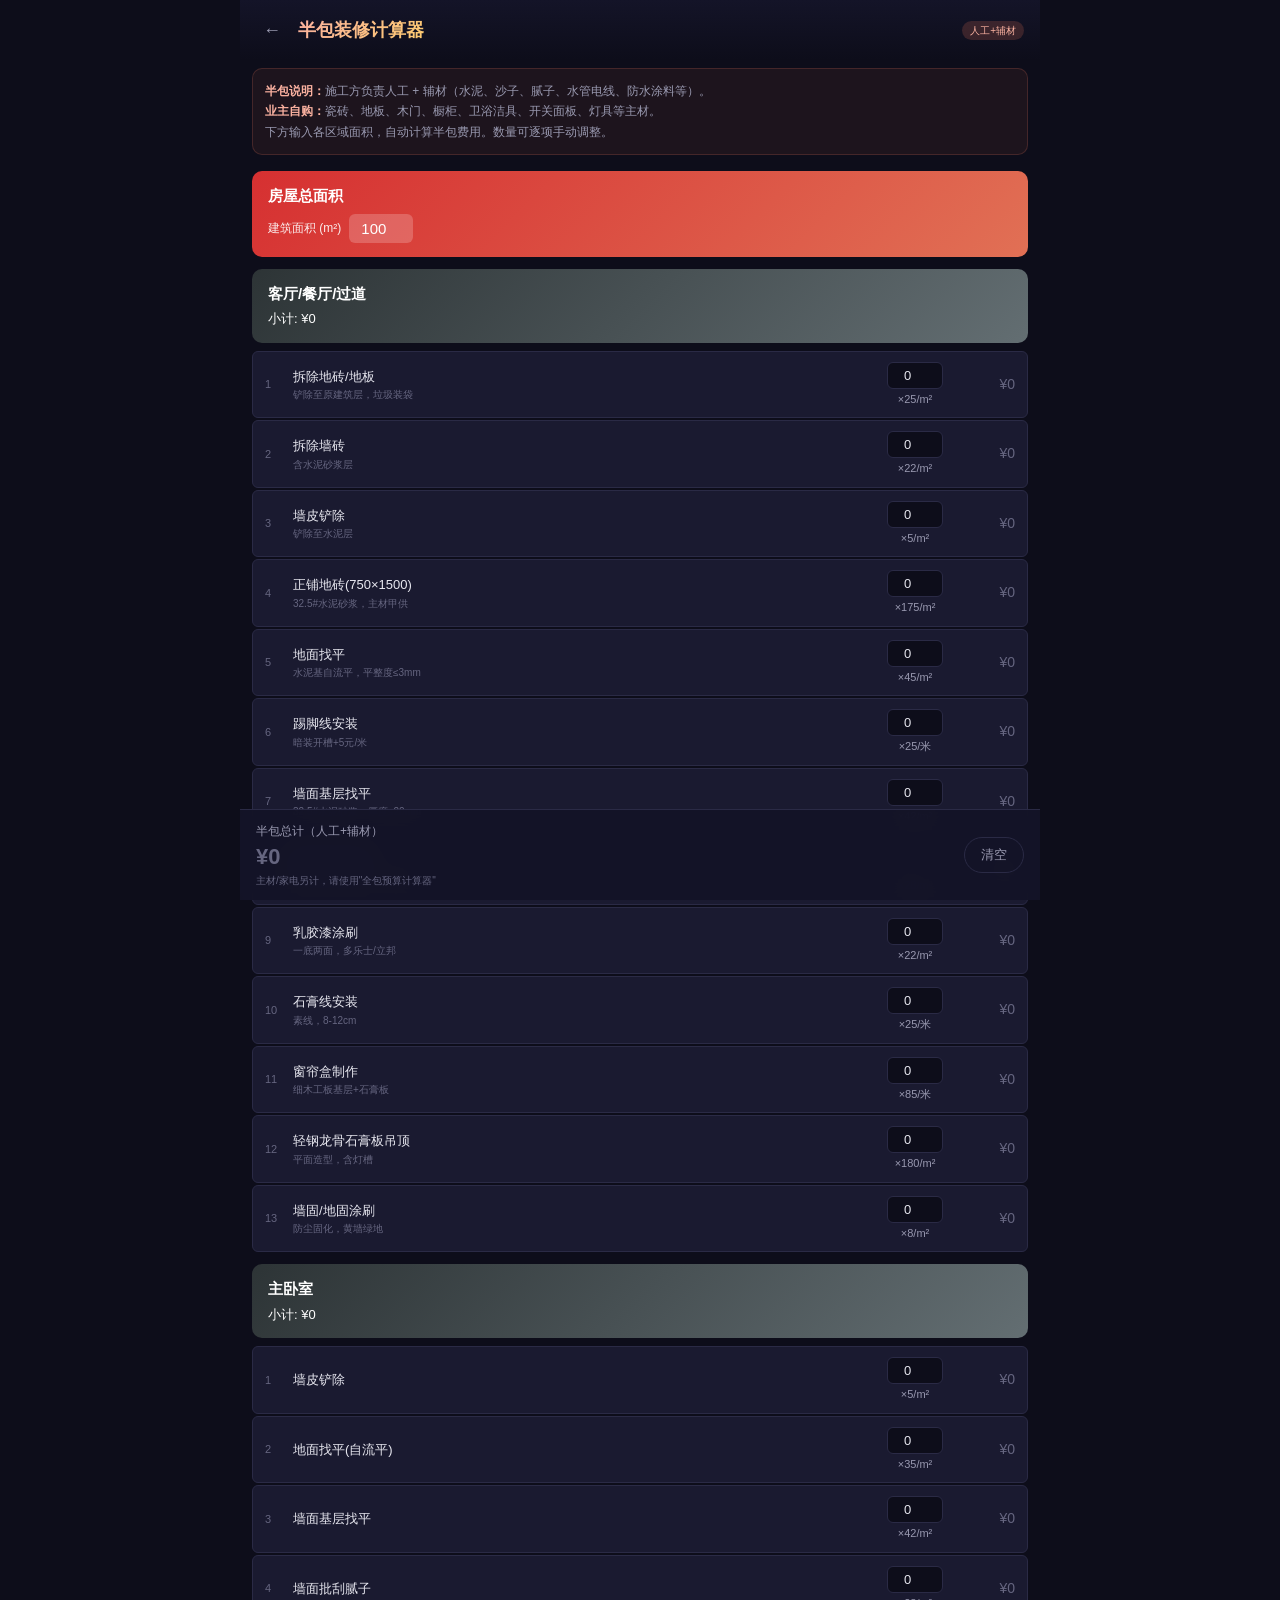
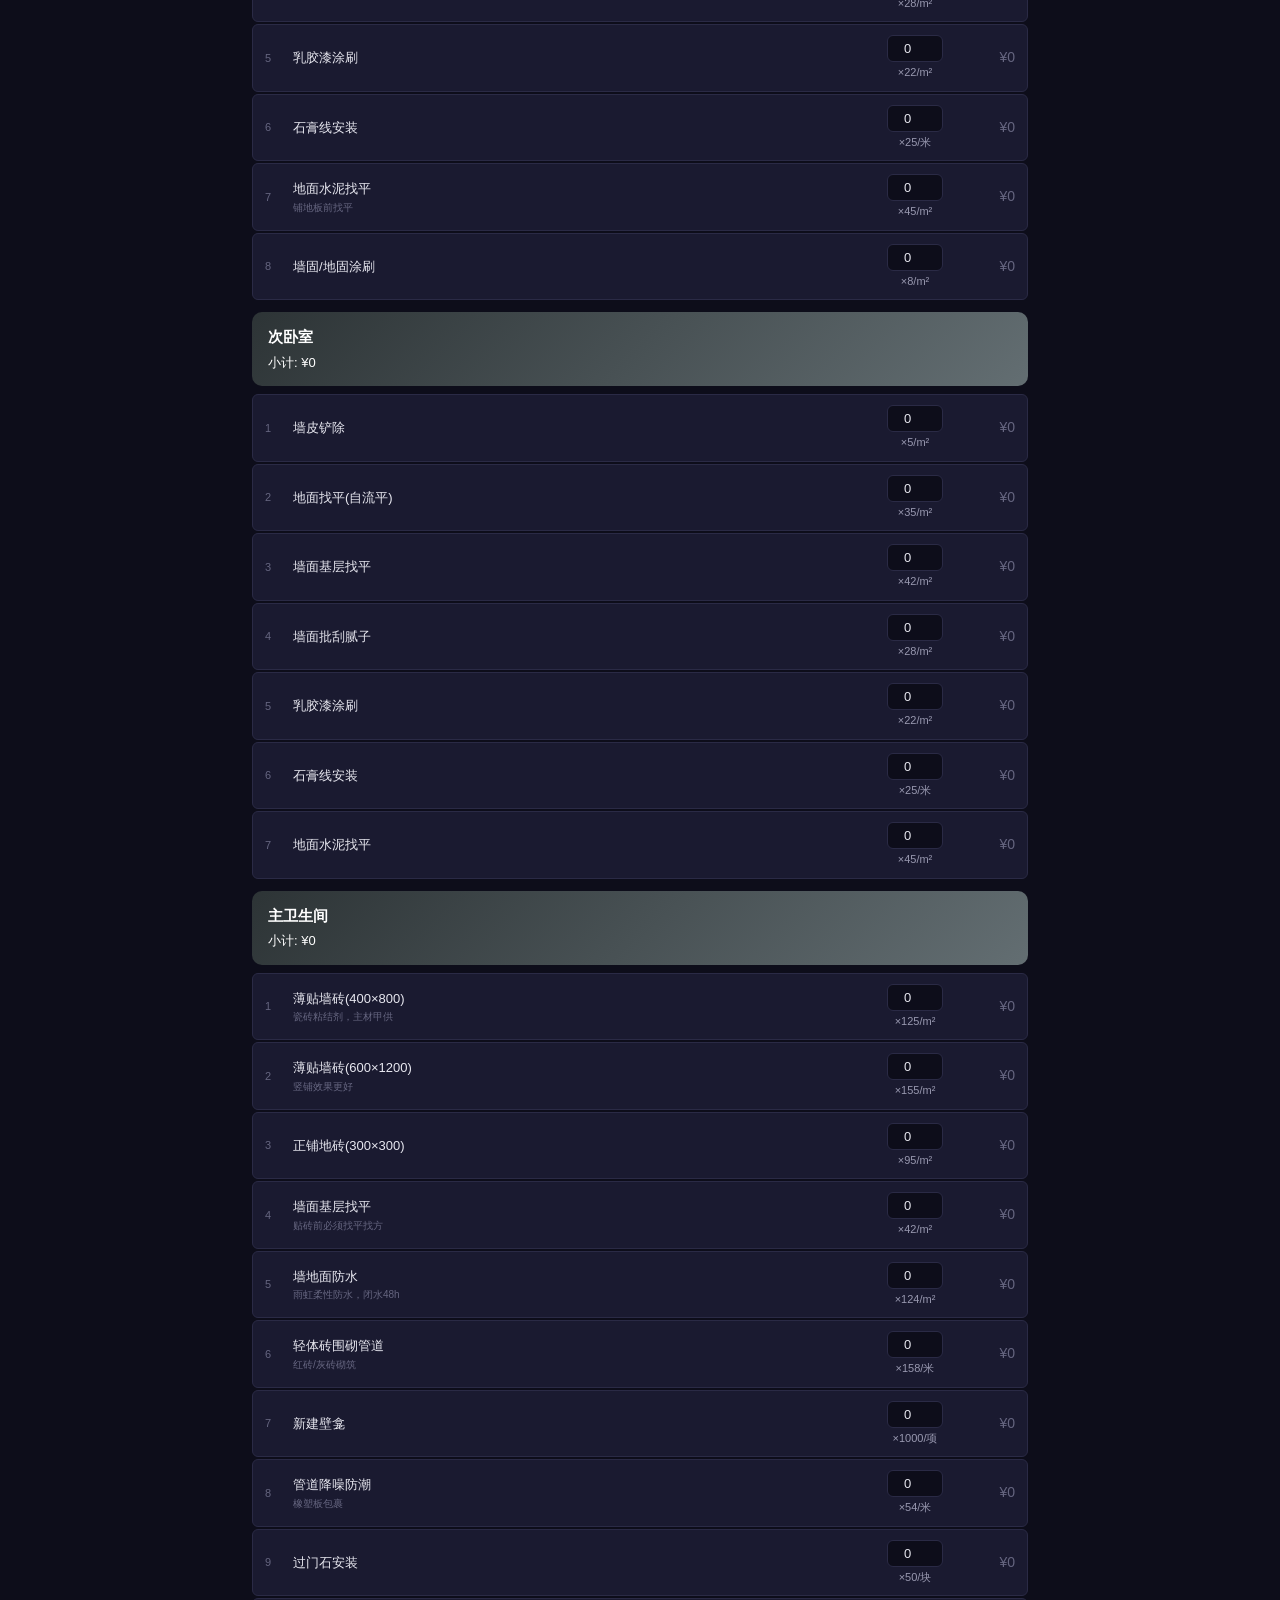
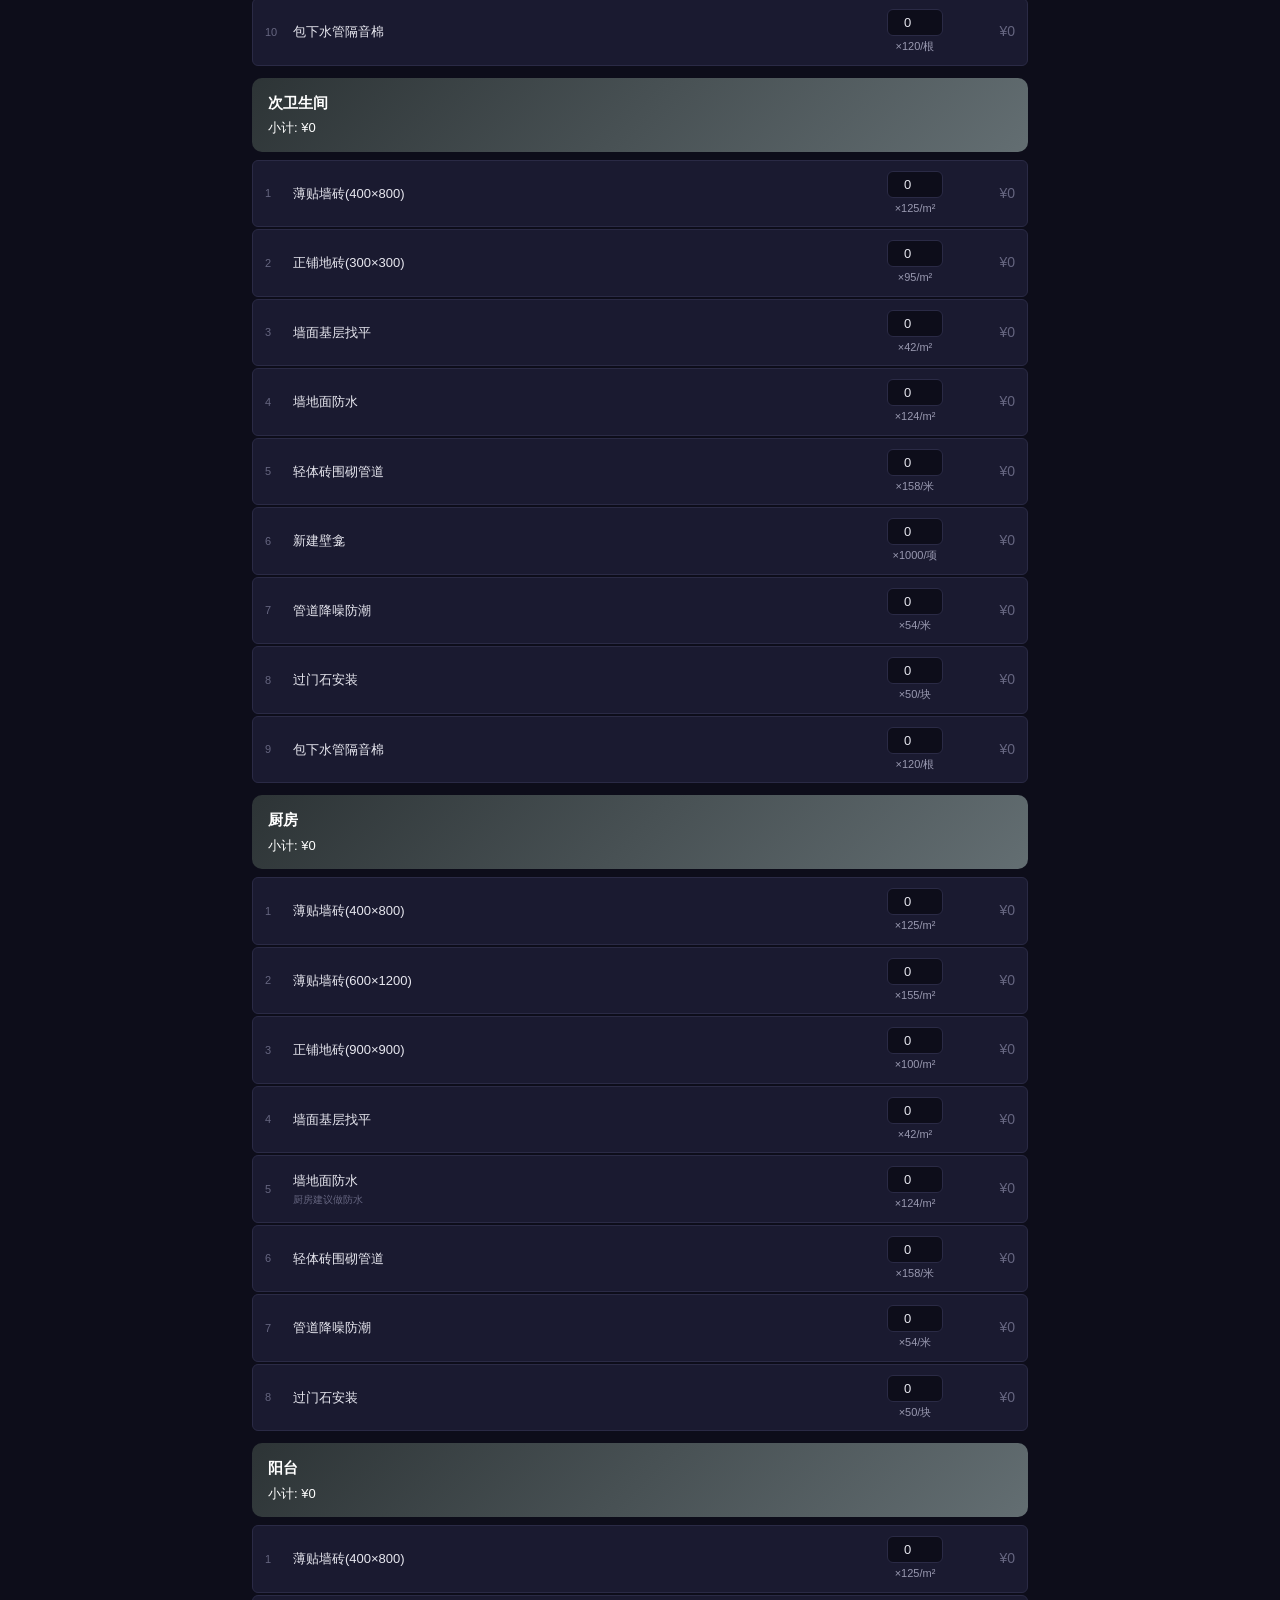
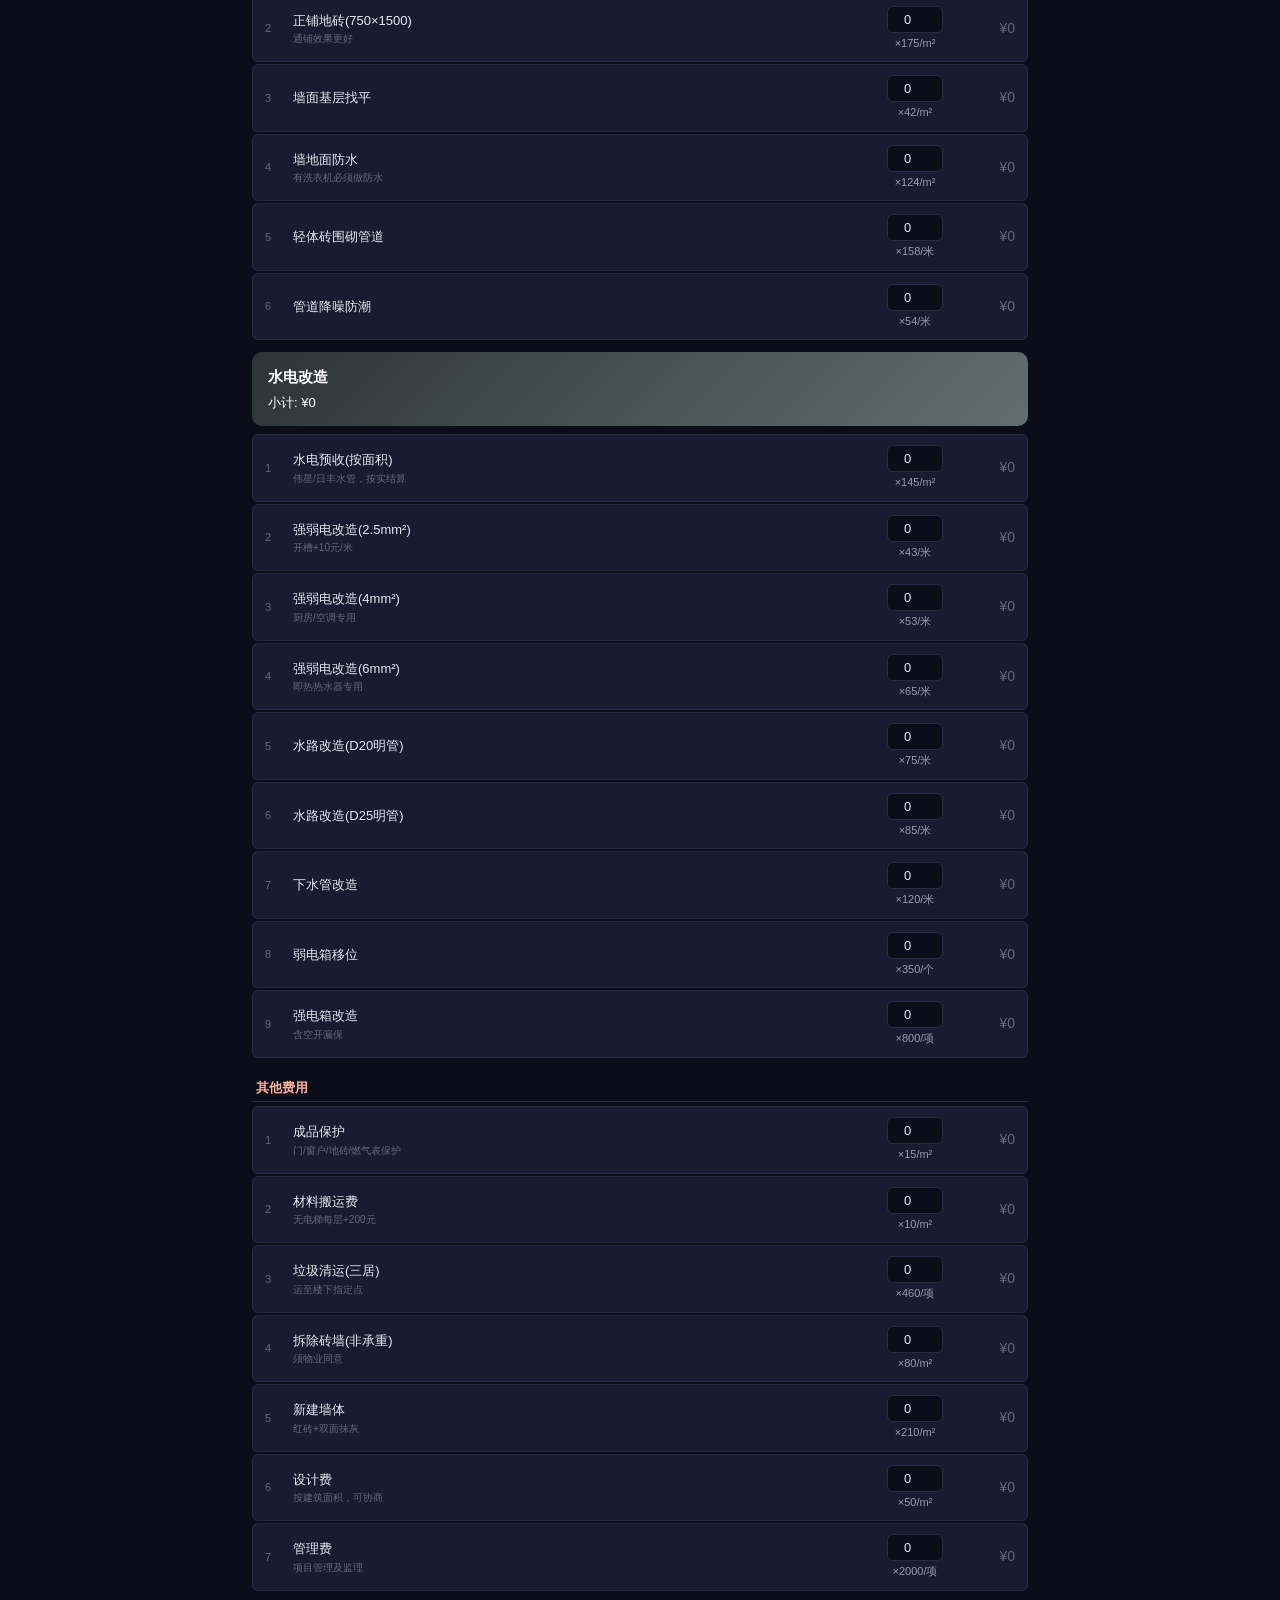
<file: calculator-halfpack.html>
<!DOCTYPE html>
<html lang="zh-CN">
<head>
<meta charset="UTF-8">
<meta name="viewport" content="width=device-width, initial-scale=1.0, maximum-scale=1.0, user-scalable=no">
<meta name="theme-color" content="#1a1a2e">
<title>半包装修计算器</title>
<style>
:root {
  --bg: #0d0d1a; --bg2: #141428; --card: #1a1a30; --cardHover: #222245;
  --text: #e8e8f0; --text2: #9999b0; --muted: #666680;
  --accent: #e17055; --accent2: #fab1a0; --green: #00b894; --red: #e74c3c;
  --border: #2a2a45; --radius: 10px; --r2: 6px;
  --font: -apple-system, BlinkMacSystemFont, "PingFang SC", "Microsoft YaHei", sans-serif;
}
* { box-sizing: border-box; margin: 0; padding: 0; }
body { font-family: var(--font); background: var(--bg); color: var(--text); line-height: 1.5; -webkit-tap-highlight-color: transparent; }
.app { max-width: 800px; margin: 0 auto; min-height: 100dvh; display: flex; flex-direction: column; }

.header { display: flex; align-items: center; gap: 10px; padding: 14px 16px; background: linear-gradient(180deg, var(--bg2), var(--bg)); position: sticky; top: 0; z-index: 10; }
.header .back { width: 32px; height: 32px; border: none; border-radius: 50%; background: transparent; color: var(--text2); cursor: pointer; display: flex; align-items: center; justify-content: center; font-size: 18px; }
.header .back:active { background: rgba(255,255,255,0.1); color: #fff; }
.header h1 { font-size: 18px; font-weight: 700; background: linear-gradient(135deg, var(--accent2), #fdcb6e); -webkit-background-clip: text; -webkit-text-fill-color: transparent; background-clip: text; }
.header .badge { font-size: 10px; background: rgba(225,112,85,0.2); color: var(--accent2); padding: 2px 8px; border-radius: 10px; margin-left: auto; }

.info-card { margin: 8px 12px; padding: 12px; background: rgba(225,112,85,0.08); border: 1px solid rgba(225,112,85,0.2); border-radius: var(--radius); }
.info-card p { font-size: 12px; color: var(--text2); line-height: 1.7; }
.info-card strong { color: var(--accent2); }

.content { flex: 1; padding: 0 12px 100px; overflow-y: auto; }

.room-header { padding: 14px 16px; margin: 8px 0; background: linear-gradient(135deg, #d63031, #e17055); border-radius: var(--radius); color: #fff; }
.room-header h3 { font-size: 15px; margin-bottom: 2px; }
.room-header .area-input { margin-top: 6px; display: flex; align-items: center; gap: 8px; }
.room-header .area-input label { font-size: 12px; opacity: 0.9; }
.room-header .area-input input { width: 64px; padding: 6px 10px; border: none; border-radius: var(--r2); background: rgba(255,255,255,0.2); color: #fff; font-size: 15px; text-align: center; font-family: var(--font); outline: none; }
.room-header .area-summary { font-size: 13px; margin-top: 4px; }

.item-row { display: flex; align-items: center; gap: 8px; padding: 10px 12px; margin: 2px 0; background: var(--card); border: 1px solid var(--border); border-radius: var(--r2); }
.item-row .seq { font-size: 11px; color: var(--muted); width: 20px; flex-shrink: 0; }
.item-row .name { flex: 1; font-size: 13px; min-width: 0; }
.item-row .name small { display: block; font-size: 10px; color: var(--muted); margin-top: 1px; }
.item-row .field { display: flex; flex-direction: column; align-items: center; gap: 2px; flex-shrink: 0; }
.item-row .field label { font-size: 9px; color: var(--muted); }
.item-row .field input { width: 56px; padding: 5px; border: 1px solid var(--border); border-radius: var(--r2); background: #0d0d1a; color: var(--text); font-size: 13px; text-align: center; font-family: var(--font); outline: none; transition: border-color 0.15s; }
.item-row .field input:focus { border-color: var(--accent); }
.item-row .field .unit-price { font-size: 11px; color: var(--text2); }
.item-row .subtotal { font-size: 14px; font-weight: 600; color: var(--accent2); min-width: 64px; text-align: right; flex-shrink: 0; }
.item-row .subtotal.zero { color: var(--muted); font-weight: 400; }

.section-title { font-size: 13px; font-weight: 600; color: var(--accent2); padding: 12px 4px 4px; margin-top: 8px; border-bottom: 1px solid var(--border); margin-bottom: 4px; }

.bottom-bar { position: fixed; bottom: 0; left: 0; right: 0; max-width: 800px; margin: 0 auto; padding: 12px 16px; background: rgba(20,20,40,0.97); backdrop-filter: blur(12px); border-top: 1px solid var(--border); display: flex; align-items: center; justify-content: space-between; z-index: 20; }
.bottom-bar .total-label { font-size: 12px; color: var(--text2); }
.bottom-bar .total-amount { font-size: 22px; font-weight: 700; background: linear-gradient(135deg, #00b894, #00cec9); -webkit-background-clip: text; -webkit-text-fill-color: transparent; background-clip: text; }
.bottom-bar .total-amount.zero { background: none; -webkit-text-fill-color: var(--muted); }
.bottom-bar .detail { font-size: 10px; color: var(--muted); }
.bottom-bar .actions { display: flex; gap: 8px; }
.bottom-bar button { padding: 8px 16px; border: 1px solid var(--border); border-radius: 20px; font-size: 13px; cursor: pointer; font-family: var(--font); }
.btn-reset { background: transparent; color: var(--text2); }
.btn-reset:active { background: rgba(255,255,255,0.05); }

@media (max-width: 480px) {
  .item-row { padding: 8px; gap: 4px; }
  .item-row .name { font-size: 12px; }
  .item-row .field input { width: 48px; font-size: 12px; padding: 4px; }
  .item-row .subtotal { font-size: 13px; min-width: 52px; }
}
</style>
</head>
<body>
<div class="app">
  <div class="header">
    <button class="back" onclick="history.back()">&larr;</button>
    <h1>半包装修计算器</h1>
    <span class="badge">人工+辅材</span>
  </div>

  <div class="info-card">
    <p><strong>半包说明：</strong>施工方负责人工 + 辅材（水泥、沙子、腻子、水管电线、防水涂料等）。</p>
    <p><strong>业主自购：</strong>瓷砖、地板、木门、橱柜、卫浴洁具、开关面板、灯具等主材。</p>
    <p>下方输入各区域面积，自动计算半包费用。数量可逐项手动调整。</p>
  </div>

  <div class="content" id="content"></div>

  <div class="bottom-bar">
    <div>
      <div class="total-label">半包总计（人工+辅材）</div>
      <div class="total-amount zero" id="grandTotal">¥0</div>
      <div class="detail">主材/家电另计，请使用"全包预算计算器"</div>
    </div>
    <div class="actions">
      <button class="btn-reset" id="btnReset">清空</button>
    </div>
  </div>
</div>

<script>
(function() {
  'use strict';
  var STORAGE_KEY = 'zx_halfpack_calc';

  // ===== 半包施工数据 =====
  var rooms = {
    living: { name: '客厅/餐厅/过道', items: [
      {name:'拆除地砖/地板', unit:'m²', price:25, hint:'铲除至原建筑层，垃圾装袋'},
      {name:'拆除墙砖', unit:'m²', price:22, hint:'含水泥砂浆层'},
      {name:'墙皮铲除', unit:'m²', price:5, hint:'铲除至水泥层'},
      {name:'正铺地砖(750×1500)', unit:'m²', price:175, hint:'32.5#水泥砂浆，主材甲供'},
      {name:'地面找平', unit:'m²', price:45, hint:'水泥基自流平，平整度≤3mm'},
      {name:'踢脚线安装', unit:'米', price:25, hint:'暗装开槽+5元/米'},
      {name:'墙面基层找平', unit:'m²', price:42, hint:'32.5#水泥砂浆，厚度≤20mm'},
      {name:'墙面批刮腻子', unit:'m²', price:28, hint:'美巢/立邦耐水腻子，两遍'},
      {name:'乳胶漆涂刷', unit:'m²', price:22, hint:'一底两面，多乐士/立邦'},
      {name:'石膏线安装', unit:'米', price:25, hint:'素线，8-12cm'},
      {name:'窗帘盒制作', unit:'米', price:85, hint:'细木工板基层+石膏板'},
      {name:'轻钢龙骨石膏板吊顶', unit:'m²', price:180, hint:'平面造型，含灯槽'},
      {name:'墙固/地固涂刷', unit:'m²', price:8, hint:'防尘固化，黄墙绿地'},
    ]},
    masterRoom: { name: '主卧室', items: [
      {name:'墙皮铲除', unit:'m²', price:5},
      {name:'地面找平(自流平)', unit:'m²', price:35},
      {name:'墙面基层找平', unit:'m²', price:42},
      {name:'墙面批刮腻子', unit:'m²', price:28},
      {name:'乳胶漆涂刷', unit:'m²', price:22},
      {name:'石膏线安装', unit:'米', price:25},
      {name:'地面水泥找平', unit:'m²', price:45, hint:'铺地板前找平'},
      {name:'墙固/地固涂刷', unit:'m²', price:8},
    ]},
    room2: { name: '次卧室', items: [
      {name:'墙皮铲除', unit:'m²', price:5},
      {name:'地面找平(自流平)', unit:'m²', price:35},
      {name:'墙面基层找平', unit:'m²', price:42},
      {name:'墙面批刮腻子', unit:'m²', price:28},
      {name:'乳胶漆涂刷', unit:'m²', price:22},
      {name:'石膏线安装', unit:'米', price:25},
      {name:'地面水泥找平', unit:'m²', price:45},
    ]},
    mainBath: { name: '主卫生间', items: [
      {name:'薄贴墙砖(400×800)', unit:'m²', price:125, hint:'瓷砖粘结剂，主材甲供'},
      {name:'薄贴墙砖(600×1200)', unit:'m²', price:155, hint:'竖铺效果更好'},
      {name:'正铺地砖(300×300)', unit:'m²', price:95},
      {name:'墙面基层找平', unit:'m²', price:42, hint:'贴砖前必须找平找方'},
      {name:'墙地面防水', unit:'m²', price:124, hint:'雨虹柔性防水，闭水48h'},
      {name:'轻体砖围砌管道', unit:'米', price:158, hint:'红砖/灰砖砌筑'},
      {name:'新建壁龛', unit:'项', price:1000},
      {name:'管道降噪防潮', unit:'米', price:54, hint:'橡塑板包裹'},
      {name:'过门石安装', unit:'块', price:50},
      {name:'包下水管隔音棉', unit:'根', price:120},
    ]},
    subBath: { name: '次卫生间', items: [
      {name:'薄贴墙砖(400×800)', unit:'m²', price:125},
      {name:'正铺地砖(300×300)', unit:'m²', price:95},
      {name:'墙面基层找平', unit:'m²', price:42},
      {name:'墙地面防水', unit:'m²', price:124},
      {name:'轻体砖围砌管道', unit:'米', price:158},
      {name:'新建壁龛', unit:'项', price:1000},
      {name:'管道降噪防潮', unit:'米', price:54},
      {name:'过门石安装', unit:'块', price:50},
      {name:'包下水管隔音棉', unit:'根', price:120},
    ]},
    kitchen: { name: '厨房', items: [
      {name:'薄贴墙砖(400×800)', unit:'m²', price:125},
      {name:'薄贴墙砖(600×1200)', unit:'m²', price:155},
      {name:'正铺地砖(900×900)', unit:'m²', price:100},
      {name:'墙面基层找平', unit:'m²', price:42},
      {name:'墙地面防水', unit:'m²', price:124, hint:'厨房建议做防水'},
      {name:'轻体砖围砌管道', unit:'米', price:158},
      {name:'管道降噪防潮', unit:'米', price:54},
      {name:'过门石安装', unit:'块', price:50},
    ]},
    balcony: { name: '阳台', items: [
      {name:'薄贴墙砖(400×800)', unit:'m²', price:125},
      {name:'正铺地砖(750×1500)', unit:'m²', price:175, hint:'通铺效果更好'},
      {name:'墙面基层找平', unit:'m²', price:42},
      {name:'墙地面防水', unit:'m²', price:124, hint:'有洗衣机必须做防水'},
      {name:'轻体砖围砌管道', unit:'米', price:158},
      {name:'管道降噪防潮', unit:'米', price:54},
    ]},
    electricity: { name: '水电改造', items: [
      {name:'水电预收(按面积)', unit:'m²', price:145, hint:'伟星/日丰水管，按实结算'},
      {name:'强弱电改造(2.5mm²)', unit:'米', price:43, hint:'开槽+10元/米'},
      {name:'强弱电改造(4mm²)', unit:'米', price:53, hint:'厨房/空调专用'},
      {name:'强弱电改造(6mm²)', unit:'米', price:65, hint:'即热热水器专用'},
      {name:'水路改造(D20明管)', unit:'米', price:75},
      {name:'水路改造(D25明管)', unit:'米', price:85},
      {name:'下水管改造', unit:'米', price:120},
      {name:'弱电箱移位', unit:'个', price:350},
      {name:'强电箱改造', unit:'项', price:800, hint:'含空开漏保'},
    ]},
  };

  var otherItems = [
    {name:'成品保护', unit:'m²', price:15, hint:'门/窗户/地砖/燃气表保护'},
    {name:'材料搬运费', unit:'m²', price:10, hint:'无电梯每层+200元'},
    {name:'垃圾清运(三居)', unit:'项', price:460, hint:'运至楼下指定点'},
    {name:'拆除砖墙(非承重)', unit:'m²', price:80, hint:'须物业同意'},
    {name:'新建墙体', unit:'m²', price:210, hint:'红砖+双面抹灰'},
    {name:'设计费', unit:'m²', price:50, hint:'按建筑面积，可协商'},
    {name:'管理费', unit:'项', price:2000, hint:'项目管理及监理'},
  ];

  var dataState = {};

  function init() {
    loadState();
    render();
    bindReset();
    updateTotal();
  }

  function loadState() {
    try { var s = localStorage.getItem(STORAGE_KEY); if (s) dataState = JSON.parse(s); } catch(e) { dataState = {}; }
  }

  function saveState() {
    try { localStorage.setItem(STORAGE_KEY, JSON.stringify(dataState)); } catch(e) {}
  }

  function getQty(key, def) { return dataState[key] !== undefined ? dataState[key] : def; }
  function setQty(key, val) {
    var n = parseFloat(val); if (isNaN(n) || n < 0) n = 0;
    dataState[key] = n; saveState(); updateTotal();
  }

  function fmtMoney(n) { return '¥' + n.toLocaleString('zh-CN'); }
  function fmti(n) { return n ? n.toLocaleString('zh-CN') : '0'; }

  function render() {
    var html = '';
    var globalArea = getQty('hp_global_area', 100);

    html += '<div class="room-header">';
    html += '<h3>房屋总面积</h3>';
    html += '<div class="area-input"><label>建筑面积 (m²)</label><input id="input_global_area" type="number" value="' + fmti(globalArea) + '" min="0" step="1"></div>';
    html += '</div>';

    Object.keys(rooms).forEach(function(rk) {
      var room = rooms[rk];
      var roomTotal = 0;
      room.items.forEach(function(item, i) {
        roomTotal += getQty('h_' + rk + '_' + i, 0) * item.price;
      });

      html += '<div class="room-header" style="background:linear-gradient(135deg,#2d3436,#636e72);margin-top:12px;">';
      html += '<h3>' + room.name + '</h3>';
      html += '<div class="area-summary">小计: ' + fmtMoney(roomTotal) + '</div>';
      html += '</div>';

      room.items.forEach(function(item, i) {
        var key = 'h_' + rk + '_' + i;
        var qty = getQty(key, 0);
        var sub = qty * item.price;
        html += '<div class="item-row">';
        html += '<span class="seq">' + (i + 1) + '</span>';
        html += '<div class="name">' + item.name + (item.hint ? '<small>' + item.hint + '</small>' : '') + '</div>';
        html += '<div class="field"><input data-key="' + key + '" type="number" value="' + fmti(qty) + '" min="0" step="1" placeholder="0"><span class="unit-price">×' + item.price + '/' + item.unit + '</span></div>';
        html += '<div class="subtotal' + (sub === 0 ? ' zero' : '') + '">' + (sub > 0 ? fmtMoney(sub) : '¥0') + '</div>';
        html += '</div>';
      });
    });

    // Other items
    html += '<div class="section-title">其他费用</div>';
    otherItems.forEach(function(item, i) {
      var key = 'h_other_' + i;
      var qty = getQty(key, 0);
      var sub = qty * item.price;
      html += '<div class="item-row">';
      html += '<span class="seq">' + (i + 1) + '</span>';
      html += '<div class="name">' + item.name + (item.hint ? '<small>' + item.hint + '</small>' : '') + '</div>';
      html += '<div class="field"><input data-key="' + key + '" type="number" value="' + fmti(qty) + '" min="0" step="1" placeholder="0"><span class="unit-price">×' + item.price + '/' + item.unit + '</span></div>';
      html += '<div class="subtotal' + (sub === 0 ? ' zero' : '') + '">' + (sub > 0 ? fmtMoney(sub) : '¥0') + '</div>';
      html += '</div>';
    });

    document.getElementById('content').innerHTML = html;
    bindInputs();
  }

  function bindInputs() {
    document.querySelectorAll('input[data-key]').forEach(function(inp) {
      inp.addEventListener('input', function() {
        setQty(inp.dataset.key, inp.value);
        if (inp.id === 'input_global_area') autoFill();
        updateRowSubtotal(inp);
        updateTotal();
      });
      inp.addEventListener('focus', function() { inp.select(); });
    });
  }

  function autoFill() {
    var area = getQty('hp_global_area', 100);
    var config = {
      living: { floor: Math.round(area * 0.35), wall: Math.round(area * 0.35 * 2.5), plaster: Math.round(area * 0.15), tile75: Math.round(area * 0.35), curtain: 3, ceiling: Math.round(area * 0.35 * 0.4), kick: Math.round(area * 0.35 * 1.2) },
      masterRoom: { floor: Math.round(area * 0.18), wall: Math.round(area * 0.18 * 2.5) },
      room2: { floor: Math.round(area * 0.14), wall: Math.round(area * 0.14 * 2.5) },
      mainBath: { floor: 5, wall: 22, pipe: 1, niche: 1, ds: 1, wpFloor: 5, wpWall: 12, sound: 2 },
      subBath: { floor: 4, wall: 18, pipe: 1, niche: 0, ds: 1, wpFloor: 4, wpWall: 10, sound: 2 },
      kitchen: { floor: 7, wall: 25, pipe: 1, ds: 1, wpFloor: 7, wpWall: 5 },
      balcony: { floor: 4, wall: 12, pipe: 0, wpFloor: 4, wpWall: 5 },
      electricity: { area: area, wire25: 0, wire4: 0, wire6: 0, pipe20: 0, pipe25: 0, drain: 0, weakbox: 0, strongbox: 1 },
    };

    Object.keys(config).forEach(function(rk) {
      var c = config[rk];
      var items = rooms[rk].items;
      items.forEach(function(item, i) {
        var key = 'h_' + rk + '_' + i;
        if (getQty(key, 0) === 0) {
          var auto = 0;
          var n = item.name;
          if (n.indexOf('拆除地砖') !== -1) auto = c.floor;
          else if (n.indexOf('拆除墙砖') !== -1) auto = Math.round(c.wall * 0.3);
          else if (n.indexOf('墙皮铲除') !== -1) auto = c.wall;
          else if (n.indexOf('正铺地砖') !== -1) auto = c.floor;
          else if (n.indexOf('地面找平') !== -1) auto = c.floor;
          else if (n.indexOf('踢脚线') !== -1) auto = c.kick || Math.round(c.floor * 1.2);
          else if (n.indexOf('基层找平') !== -1) auto = c.wall;
          else if (n.indexOf('腻子') !== -1 || n.indexOf('乳胶漆') !== -1) auto = c.wall;
          else if (n.indexOf('石膏线') !== -1) auto = Math.round(c.floor * 0.7);
          else if (n.indexOf('窗帘盒') !== -1) auto = c.curtain || 0;
          else if (n.indexOf('吊顶') !== -1) auto = c.ceiling || 0;
          else if (n.indexOf('墙固') !== -1) auto = Math.round(c.floor + c.wall);
          else if (n.indexOf('薄贴墙砖') !== -1 && n.indexOf('600×1200') !== -1) auto = Math.round(c.wall * 0.35);
          else if (n.indexOf('薄贴墙砖') !== -1) auto = Math.round(c.wall * 0.65);
          else if (n.indexOf('防水') !== -1) auto = (c.wpFloor || 5) + (c.wpWall || 10);
          else if (n.indexOf('围砌管道') !== -1) auto = c.pipe || 0;
          else if (n.indexOf('壁龛') !== -1) auto = c.niche || 0;
          else if (n.indexOf('降噪') !== -1) auto = (c.pipe || 0) * 3;
          else if (n.indexOf('过门石') !== -1) auto = c.ds || 0;
          else if (n.indexOf('隔音棉') !== -1) auto = c.sound || 0;
          else if (n.indexOf('水电预收') !== -1) auto = c.area || 100;
          else if (n.indexOf('2.5mm') !== -1) auto = c.wire25 || 0;
          else if (n.indexOf('4mm') !== -1) auto = c.wire4 || 0;
          else if (n.indexOf('6mm') !== -1) auto = c.wire6 || 0;
          else if (n.indexOf('D20') !== -1) auto = c.pipe20 || 0;
          else if (n.indexOf('D25') !== -1) auto = c.pipe25 || 0;
          else if (n.indexOf('下水管') !== -1) auto = c.drain || 0;
          else if (n.indexOf('弱电箱') !== -1) auto = c.weakbox || 0;
          else if (n.indexOf('强电箱') !== -1) auto = c.strongbox || 0;
          if (auto > 0) dataState[key] = auto;
        }
      });
    });
    saveState();
    render();
    updateTotal();
  }

  function updateRowSubtotal(inp) {
    var row = inp.closest('.item-row'); if (!row) return;
    var priceEl = row.querySelector('.unit-price');
    var subEl = row.querySelector('.subtotal');
    if (!priceEl || !subEl) return;
    var m = priceEl.textContent.match(/×(\d+)/); if (!m) return;
    var sub = getQty(inp.dataset.key, 0) * parseInt(m[1]);
    subEl.textContent = sub > 0 ? fmtMoney(sub) : '¥0';
    subEl.className = 'subtotal' + (sub === 0 ? ' zero' : '');
    updateRoomTotals();
  }

  function updateRoomTotals() {
    var idx = 0;
    document.querySelectorAll('.room-header').forEach(function(h) {
      if (idx === 0) { idx++; return; }
      var rks = Object.keys(rooms);
      if (idx - 1 >= rks.length) { idx++; return; }
      var rk = rks[idx - 1];
      var total = 0;
      rooms[rk].items.forEach(function(item, i) {
        total += getQty('h_' + rk + '_' + i, 0) * item.price;
      });
      var se = h.querySelector('.area-summary');
      if (se) se.textContent = '小计: ' + fmtMoney(total);
      idx++;
    });
  }

  function bindReset() {
    document.getElementById('btnReset').addEventListener('click', function() {
      if (confirm('确定要清空所有数据吗？')) {
        dataState = {}; saveState(); render(); updateTotal();
      }
    });
  }

  function updateTotal() {
    var total = 0;
    Object.keys(rooms).forEach(function(rk) {
      rooms[rk].items.forEach(function(item, i) {
        total += getQty('h_' + rk + '_' + i, 0) * item.price;
      });
    });
    otherItems.forEach(function(item, i) {
      total += getQty('h_other_' + i, 0) * item.price;
    });

    var el = document.getElementById('grandTotal');
    el.textContent = total > 0 ? fmtMoney(total) : '¥0';
    el.className = 'total-amount' + (total === 0 ? ' zero' : '');
  }

  init();
})();
</script>
</body>
</html>
</file>
<file: css/style.css>
/* ============================================
   装修资料库 - 沉浸式阅读器 样式
   ============================================ */

/* --- CSS Variables --- */
:root {
  --bg-primary: #0d0d1a;
  --bg-secondary: #141428;
  --bg-card: #1a1a30;
  --bg-card-hover: #222240;
  --text-primary: #e8e8f0;
  --text-secondary: #9999b0;
  --text-muted: #666680;
  --accent: #6c5ce7;
  --accent-light: #a29bfe;
  --accent-glow: rgba(108, 92, 231, 0.3);
  --pdf-color: #e74c3c;
  --xls-color: #27ae60;
  --border: #2a2a45;
  --shadow: 0 4px 24px rgba(0,0,0,0.5);
  --radius: 12px;
  --radius-sm: 8px;
  --font: -apple-system, BlinkMacSystemFont, "Segoe UI", "PingFang SC", "Hiragino Sans GB", "Microsoft YaHei", sans-serif;
}

/* --- Reset --- */
*, *::before, *::after {
  box-sizing: border-box;
  margin: 0;
  padding: 0;
}

html, body {
  height: 100%;
  overflow: hidden;
  -webkit-overflow-scrolling: touch;
  -webkit-tap-highlight-color: transparent;
  -webkit-user-select: none;
  user-select: none;
}

body {
  font-family: var(--font);
  background: var(--bg-primary);
  color: var(--text-primary);
  line-height: 1.5;
}

/* ============================================
   首页 - 书架
   ============================================ */

.app-container {
  max-width: 800px;
  margin: 0 auto;
  height: 100vh;
  height: 100dvh;
  display: flex;
  flex-direction: column;
  overflow: hidden;
}

/* Header */
.header {
  padding: 16px 20px 12px;
  background: linear-gradient(180deg, var(--bg-secondary) 0%, var(--bg-primary) 100%);
  position: sticky;
  top: 0;
  z-index: 10;
  backdrop-filter: blur(12px);
}

.header-inner {
  display: flex;
  align-items: center;
  gap: 10px;
}

.logo {
  color: var(--accent-light);
  display: flex;
  align-items: center;
}

.header h1 {
  font-size: 22px;
  font-weight: 700;
  letter-spacing: -0.5px;
  background: linear-gradient(135deg, var(--accent-light), #fd79a8);
  -webkit-background-clip: text;
  -webkit-text-fill-color: transparent;
  background-clip: text;
}

.file-count {
  font-size: 12px;
  color: var(--text-muted);
  background: var(--bg-card);
  padding: 2px 10px;
  border-radius: 20px;
  margin-left: auto;
}

/* Search */
.search-bar {
  margin: 8px 16px;
  position: relative;
  display: flex;
  align-items: center;
}

.search-icon {
  position: absolute;
  left: 14px;
  color: var(--text-muted);
  pointer-events: none;
}

.search-bar input {
  width: 100%;
  padding: 12px 16px 12px 42px;
  border: 1px solid var(--border);
  border-radius: var(--radius);
  background: var(--bg-card);
  color: var(--text-primary);
  font-size: 15px;
  outline: none;
  transition: border-color 0.2s, box-shadow 0.2s;
  font-family: var(--font);
}

.search-bar input:focus {
  border-color: var(--accent);
  box-shadow: 0 0 0 3px var(--accent-glow);
}

.search-bar input::placeholder {
  color: var(--text-muted);
}

/* Filter Tabs */
.filter-tabs {
  display: flex;
  gap: 8px;
  padding: 0 16px 12px;
  overflow-x: auto;
  -webkit-overflow-scrolling: touch;
  scrollbar-width: none;
}

.filter-tabs::-webkit-scrollbar { display: none; }

.filter-tab {
  display: flex;
  align-items: center;
  gap: 6px;
  padding: 8px 16px;
  border: 1px solid var(--border);
  border-radius: 20px;
  background: var(--bg-card);
  color: var(--text-secondary);
  font-size: 13px;
  cursor: pointer;
  white-space: nowrap;
  transition: all 0.2s;
  font-family: var(--font);
}

.filter-tab.active {
  background: var(--accent);
  border-color: var(--accent);
  color: #fff;
}

.filter-tab svg { flex-shrink: 0; }

/* Tools Section */
.tools-section {
  padding: 4px 16px 8px;
}

.tools-grid {
  display: grid;
  grid-template-columns: 1fr 1fr;
  gap: 8px;
}

@media (max-width: 480px) {
  .tools-grid {
    grid-template-columns: 1fr;
  }
}

.tool-card {
  display: flex;
  align-items: center;
  gap: 10px;
  padding: 12px 14px;
  border-radius: var(--radius);
  cursor: pointer;
  text-decoration: none;
  transition: all 0.2s;
  position: relative;
  overflow: hidden;
}

.tool-card.budget {
  background: linear-gradient(135deg, rgba(108,92,231,0.15), rgba(108,92,231,0.05));
  border: 1px solid rgba(108,92,231,0.3);
}

.tool-card.halfpack {
  background: linear-gradient(135deg, rgba(225,112,85,0.15), rgba(225,112,85,0.05));
  border: 1px solid rgba(225,112,85,0.3);
}

.tool-card:active {
  transform: scale(0.98);
}

.tool-card.budget:active {
  background: rgba(108,92,231,0.25);
}

.tool-card.halfpack:active {
  background: rgba(225,112,85,0.25);
}

.tool-icon {
  width: 40px;
  height: 40px;
  border-radius: 10px;
  display: flex;
  align-items: center;
  justify-content: center;
  flex-shrink: 0;
}

.tool-card.budget .tool-icon {
  background: rgba(108,92,231,0.2);
  color: var(--accent-light);
}

.tool-card.halfpack .tool-icon {
  background: rgba(225,112,85,0.2);
  color: #fab1a0;
}

.tool-info { flex: 1; min-width: 0; }

.tool-name {
  font-size: 14px;
  font-weight: 600;
  color: var(--text-primary);
  margin-bottom: 1px;
}

.tool-desc {
  font-size: 11px;
  color: var(--text-muted);
  white-space: nowrap;
  overflow: hidden;
  text-overflow: ellipsis;
}

.tool-arrow {
  font-size: 18px;
  color: var(--text-muted);
  flex-shrink: 0;
}

.tool-card.budget .tool-arrow { color: var(--accent-light); }
.tool-card.halfpack .tool-arrow { color: #fab1a0; }

/* Bookshelf */
.bookshelf {
  flex: 1;
  overflow-y: auto;
  padding: 4px 16px 20px;
  display: flex;
  flex-direction: column;
  gap: 10px;
}

/* File Card */
.file-card {
  display: flex;
  align-items: center;
  gap: 14px;
  padding: 14px;
  background: var(--bg-card);
  border: 1px solid var(--border);
  border-radius: var(--radius);
  cursor: pointer;
  transition: all 0.2s;
  position: relative;
  overflow: hidden;
}

.file-card:active {
  transform: scale(0.98);
  background: var(--bg-card-hover);
}

.file-card .card-icon {
  width: 44px;
  height: 44px;
  border-radius: var(--radius-sm);
  display: flex;
  align-items: center;
  justify-content: center;
  flex-shrink: 0;
  font-size: 20px;
}

.card-icon.pdf {
  background: rgba(231, 76, 60, 0.15);
  color: var(--pdf-color);
}

.card-icon.xls {
  background: rgba(39, 174, 96, 0.15);
  color: var(--xls-color);
}

.card-info {
  flex: 1;
  min-width: 0;
}

.card-info .card-name {
  font-size: 15px;
  font-weight: 600;
  color: var(--text-primary);
  white-space: nowrap;
  overflow: hidden;
  text-overflow: ellipsis;
  margin-bottom: 2px;
}

.card-info .card-meta {
  font-size: 12px;
  color: var(--text-muted);
}

.card-badge {
  font-size: 10px;
  font-weight: 700;
  padding: 3px 8px;
  border-radius: 4px;
  text-transform: uppercase;
  letter-spacing: 0.5px;
}

.card-badge.pdf {
  background: rgba(231, 76, 60, 0.2);
  color: var(--pdf-color);
}

.card-badge.xls {
  background: rgba(39, 174, 96, 0.2);
  color: var(--xls-color);
}

/* Empty State */
.empty-state {
  flex: 1;
  display: flex;
  flex-direction: column;
  align-items: center;
  justify-content: center;
  color: var(--text-muted);
  gap: 12px;
}

.empty-state p {
  font-size: 15px;
}

/* Install Prompt */
.install-prompt {
  position: fixed;
  bottom: 20px;
  left: 16px;
  right: 16px;
  background: var(--bg-card);
  border: 1px solid var(--accent);
  border-radius: var(--radius);
  padding: 14px 16px;
  display: flex;
  align-items: center;
  gap: 10px;
  z-index: 100;
  box-shadow: var(--shadow);
  animation: slideUp 0.3s ease;
}

@keyframes slideUp {
  from { transform: translateY(20px); opacity: 0; }
  to { transform: translateY(0); opacity: 1; }
}

.install-prompt span {
  flex: 1;
  font-size: 14px;
  color: var(--text-primary);
}

.install-prompt button {
  padding: 8px 18px;
  border: none;
  border-radius: 20px;
  font-size: 13px;
  font-weight: 600;
  cursor: pointer;
  font-family: var(--font);
}

#installBtn {
  background: var(--accent);
  color: #fff;
}

.dismiss {
  background: transparent;
  color: var(--text-muted);
  font-size: 18px;
  padding: 4px 8px;
}

/* ============================================
   阅读器页
   ============================================ */

.viewer-page {
  background: #000;
}

.viewer-container {
  height: 100vh;
  height: 100dvh;
  display: flex;
  flex-direction: column;
  overflow: hidden;
}

/* Toolbar */
.viewer-toolbar {
  display: flex;
  align-items: center;
  gap: 8px;
  padding: 8px 12px;
  background: rgba(20, 20, 40, 0.95);
  backdrop-filter: blur(12px);
  z-index: 20;
  flex-shrink: 0;
  border-bottom: 1px solid rgba(255,255,255,0.05);
}

.viewer-toolbar.hidden {
  transform: translateY(-100%);
}

.toolbar-btn {
  width: 36px;
  height: 36px;
  border: none;
  border-radius: 50%;
  background: transparent;
  color: var(--text-secondary);
  display: flex;
  align-items: center;
  justify-content: center;
  cursor: pointer;
  transition: all 0.15s;
}

.toolbar-btn:active {
  background: rgba(255,255,255,0.1);
  color: #fff;
}

.toolbar-title {
  flex: 1;
  font-size: 14px;
  font-weight: 600;
  color: var(--text-primary);
  white-space: nowrap;
  overflow: hidden;
  text-overflow: ellipsis;
  text-align: center;
}

.toolbar-actions {
  display: flex;
  align-items: center;
  gap: 4px;
}

.zoom-level {
  font-size: 12px;
  color: var(--text-muted);
  min-width: 40px;
  text-align: center;
}

/* Loading */
.loading-overlay {
  position: absolute;
  inset: 0;
  display: flex;
  flex-direction: column;
  align-items: center;
  justify-content: center;
  gap: 16px;
  background: var(--bg-primary);
  z-index: 30;
  transition: opacity 0.3s;
}

.loading-overlay.hidden {
  opacity: 0;
  pointer-events: none;
}

.spinner {
  width: 36px;
  height: 36px;
  border: 3px solid var(--border);
  border-top-color: var(--accent);
  border-radius: 50%;
  animation: spin 0.8s linear infinite;
}

@keyframes spin { to { transform: rotate(360deg); } }

#loadingText {
  font-size: 14px;
  color: var(--text-secondary);
}

.progress-bar {
  width: 200px;
  height: 3px;
  background: var(--border);
  border-radius: 2px;
  overflow: hidden;
}

.progress-fill {
  height: 100%;
  background: var(--accent);
  border-radius: 2px;
  transition: width 0.3s;
  width: 0%;
}

/* Flipbook Area */
.flipbook-area {
  flex: 1;
  position: relative;
  overflow: hidden;
  background: #0a0a14;
  display: flex;
  align-items: center;
  justify-content: center;
}

/* Book Container */
.book-container {
  display: flex;
  align-items: center;
  justify-content: center;
  width: 100%;
  height: 100%;
  padding: 16px;
  gap: 0;
  perspective: 2000px;
}

/* Page */
.page {
  display: flex;
  align-items: center;
  justify-content: center;
  background: #fff;
  box-shadow: 0 2px 20px rgba(0,0,0,0.5);
  border-radius: 2px 2px 2px 2px;
  overflow: hidden;
  transition: transform 0.35s cubic-bezier(0.4, 0, 0.2, 1);
}

.page-left {
  border-radius: 4px 0 0 4px;
  margin-right: -1px;
  transform-origin: right center;
}

.page-right {
  border-radius: 0 4px 4px 0;
  margin-left: -1px;
  transform-origin: left center;
}

.page canvas {
  width: 100%;
  height: 100%;
  object-fit: contain;
}

/* Page Flip Animation */
.page.flipping-left {
  animation: flipLeft 0.35s cubic-bezier(0.4, 0, 0.2, 1) forwards;
}

.page.flipping-right {
  animation: flipRight 0.35s cubic-bezier(0.4, 0, 0.2, 1) forwards;
}

@keyframes flipLeft {
  0% { transform: rotateY(0); }
  50% { box-shadow: -10px 0 30px rgba(0,0,0,0.6); }
  100% { transform: rotateY(-90deg); }
}

@keyframes flipRight {
  0% { transform: rotateY(0); }
  50% { box-shadow: 10px 0 30px rgba(0,0,0,0.6); }
  100% { transform: rotateY(90deg); }
}

/* Touch Zones */
.touch-zone {
  position: absolute;
  top: 0;
  bottom: 0;
  width: 35%;
  z-index: 10;
  cursor: pointer;
}

.touch-left { left: 0; }
.touch-right { right: 0; }

/* Flip Buttons */
.flip-btn {
  position: absolute;
  top: 50%;
  transform: translateY(-50%);
  width: 40px;
  height: 40px;
  border: none;
  border-radius: 50%;
  background: rgba(255,255,255,0.08);
  color: rgba(255,255,255,0.6);
  display: flex;
  align-items: center;
  justify-content: center;
  cursor: pointer;
  z-index: 15;
  backdrop-filter: blur(8px);
  transition: all 0.15s;
  opacity: 0;
}

.book-container:hover .flip-btn,
.book-container:active .flip-btn {
  opacity: 1;
}

.flip-btn:active {
  background: rgba(255,255,255,0.2);
  color: #fff;
}

.flip-prev { left: 12px; }
.flip-next { right: 12px; }

/* Single Page Mode */
.single-page-container {
  display: none;
  width: 100%;
  height: 100%;
  align-items: center;
  justify-content: center;
  position: relative;
}

.single-page-container canvas {
  width: 100%;
  height: 100%;
  object-fit: contain;
}

.single-page-container .touch-zone {
  position: absolute;
  top: 0;
  bottom: 0;
  width: 40%;
  z-index: 10;
}

/* Single Page Mode (always, better for mobile) */
.book-container { display: none; }
.single-page-container { display: flex; }

/* Excel Area */
.excel-area {
  flex: 1;
  display: flex;
  flex-direction: column;
  overflow: hidden;
  background: var(--bg-primary);
}

.excel-toolbar {
  display: flex;
  gap: 4px;
  padding: 8px 12px;
  overflow-x: auto;
  background: var(--bg-secondary);
  flex-shrink: 0;
  -webkit-overflow-scrolling: touch;
}

.sheet-tab {
  padding: 6px 14px;
  border: 1px solid var(--border);
  border-radius: 6px 6px 0 0;
  background: transparent;
  color: var(--text-secondary);
  font-size: 12px;
  cursor: pointer;
  white-space: nowrap;
  font-family: var(--font);
  transition: all 0.15s;
}

.sheet-tab.active {
  background: var(--accent);
  color: #fff;
  border-color: var(--accent);
}

.table-wrapper {
  flex: 1;
  overflow: auto;
  -webkit-overflow-scrolling: touch;
}

#excelTable {
  border-collapse: collapse;
  width: max-content;
  min-width: 100%;
  font-size: 12px;
}

#excelTable th,
#excelTable td {
  padding: 8px 12px;
  border: 1px solid var(--border);
  text-align: left;
  white-space: nowrap;
  color: var(--text-primary);
}

#excelTable th {
  background: var(--bg-card);
  font-weight: 700;
  color: var(--accent-light);
  position: sticky;
  top: 0;
  z-index: 2;
}

#excelTable tr:nth-child(even) td {
  background: rgba(255,255,255,0.02);
}

#excelTable tr:hover td {
  background: rgba(108, 92, 231, 0.08);
}

/* Page Indicator */
.page-indicator {
  display: flex;
  align-items: center;
  justify-content: center;
  gap: 8px;
  padding: 10px 16px;
  background: rgba(20, 20, 40, 0.95);
  backdrop-filter: blur(12px);
  flex-shrink: 0;
  border-top: 1px solid rgba(255,255,255,0.05);
}

.page-indicator.hidden {
  display: none;
}

.page-nav {
  width: 32px;
  height: 32px;
  border: none;
  border-radius: 50%;
  background: transparent;
  color: var(--text-secondary);
  display: flex;
  align-items: center;
  justify-content: center;
  cursor: pointer;
}

.page-nav:active {
  background: rgba(255,255,255,0.1);
  color: #fff;
}

.page-info {
  font-size: 13px;
  color: var(--text-muted);
  min-width: 80px;
  text-align: center;
  font-variant-numeric: tabular-nums;
}

#currentPage {
  color: var(--text-primary);
  font-weight: 600;
}

.page-slider {
  flex: 1;
  max-width: 200px;
  height: 4px;
  -webkit-appearance: none;
  appearance: none;
  background: var(--border);
  border-radius: 2px;
  outline: none;
  cursor: pointer;
}

.page-slider::-webkit-slider-thumb {
  -webkit-appearance: none;
  width: 18px;
  height: 18px;
  border-radius: 50%;
  background: var(--accent);
  border: 2px solid var(--bg-primary);
  cursor: pointer;
}

/* Responsive */
@media (max-width: 480px) {
  .header { padding: 12px 14px 8px; }
  .header h1 { font-size: 20px; }
  .search-bar { margin: 6px 12px; }
  .bookshelf { padding: 2px 12px 16px; }
  .file-card { padding: 12px; }
  .card-icon { width: 40px; height: 40px; }
  .card-info .card-name { font-size: 14px; }
  
  .viewer-toolbar { padding: 6px 10px; }
  .page-indicator { padding: 8px 12px; }
  .flip-btn { opacity: 0; }
}
</file>
